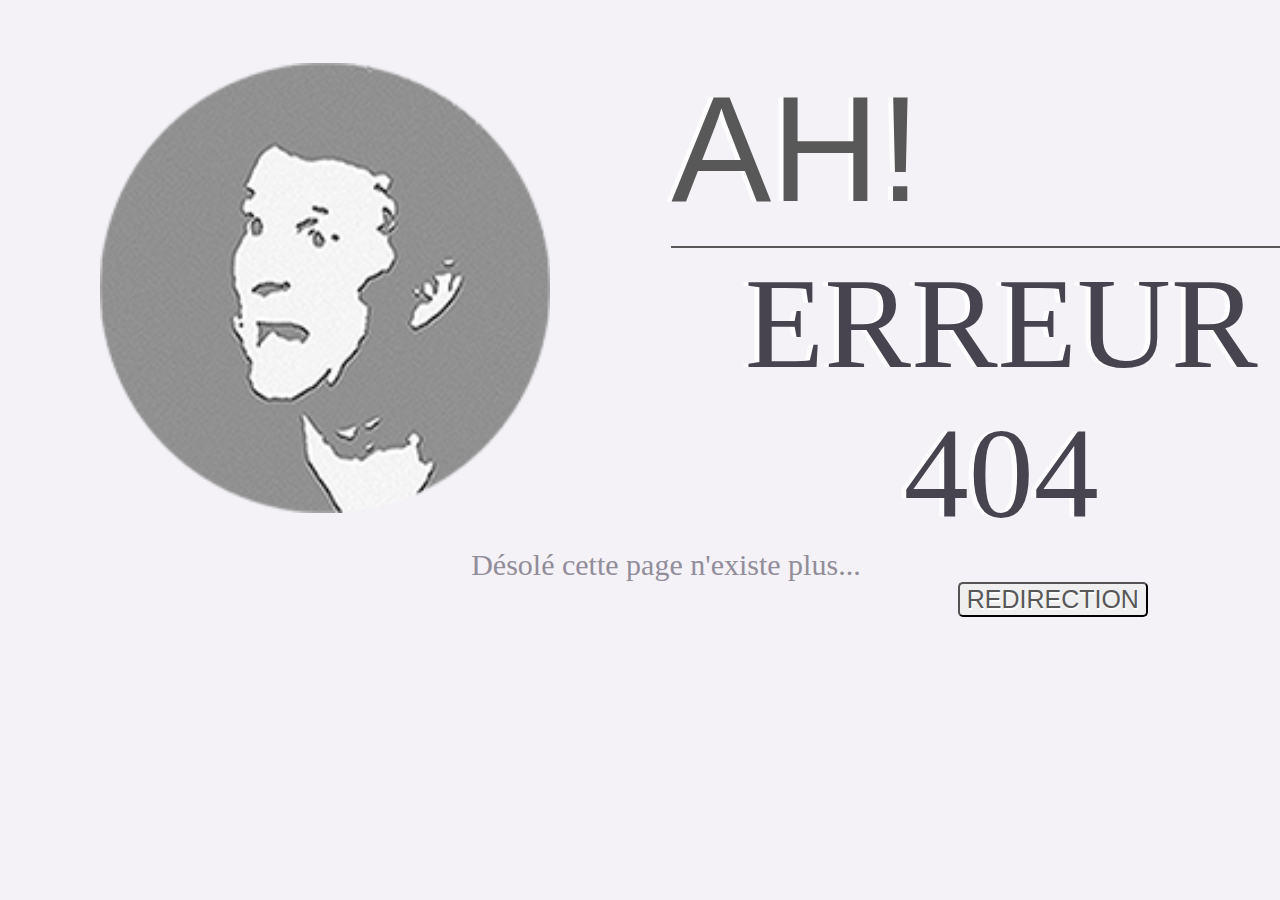
<file: 4-exercice-404-html.md '404-Page'/index.html>
<!DOCTYPE html>
<html>
<head>
	<link type="text/css" rel="stylesheet" href="style.css">
	<title>Page 404</title>
</head>
<body>
	<div class="main">
		<div class="testimage">
			<img class="denis" src="images/test dennis.png"/>
		</div>
		<div class="titre">AH!</div>
		<div class="erreur">ERREUR<br/>404</div>
		<div class="texte">Désolé cette page n'existe plus...</div>
	</div>
		<button class="bouton"><a href="https://github.com/Laureenb" target="_blank">REDIRECTION</a></button>
		<audio src="http://www.cjoint.com/doc/17_04/GDBo22CpPLB_Denis-Brogniart-AH.mp3" autoplay></audio>
</body>
</html>
</file>
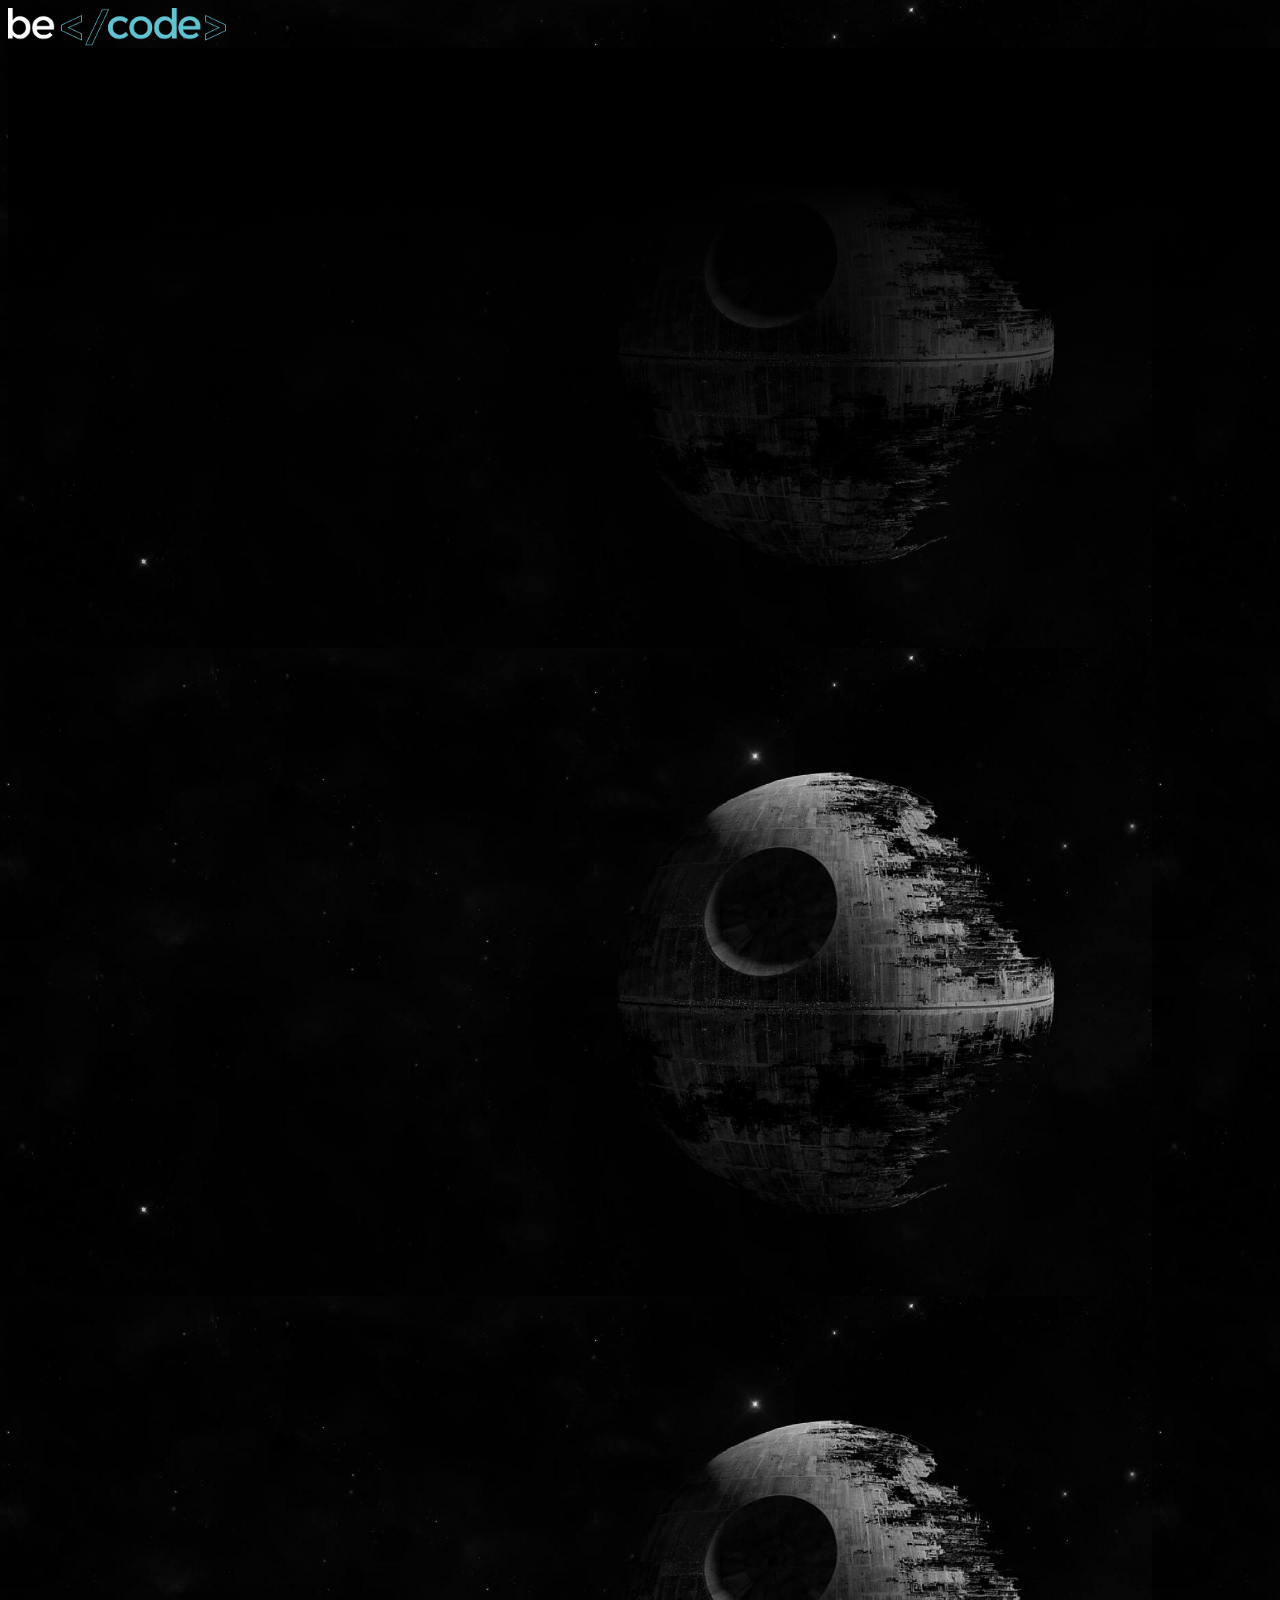
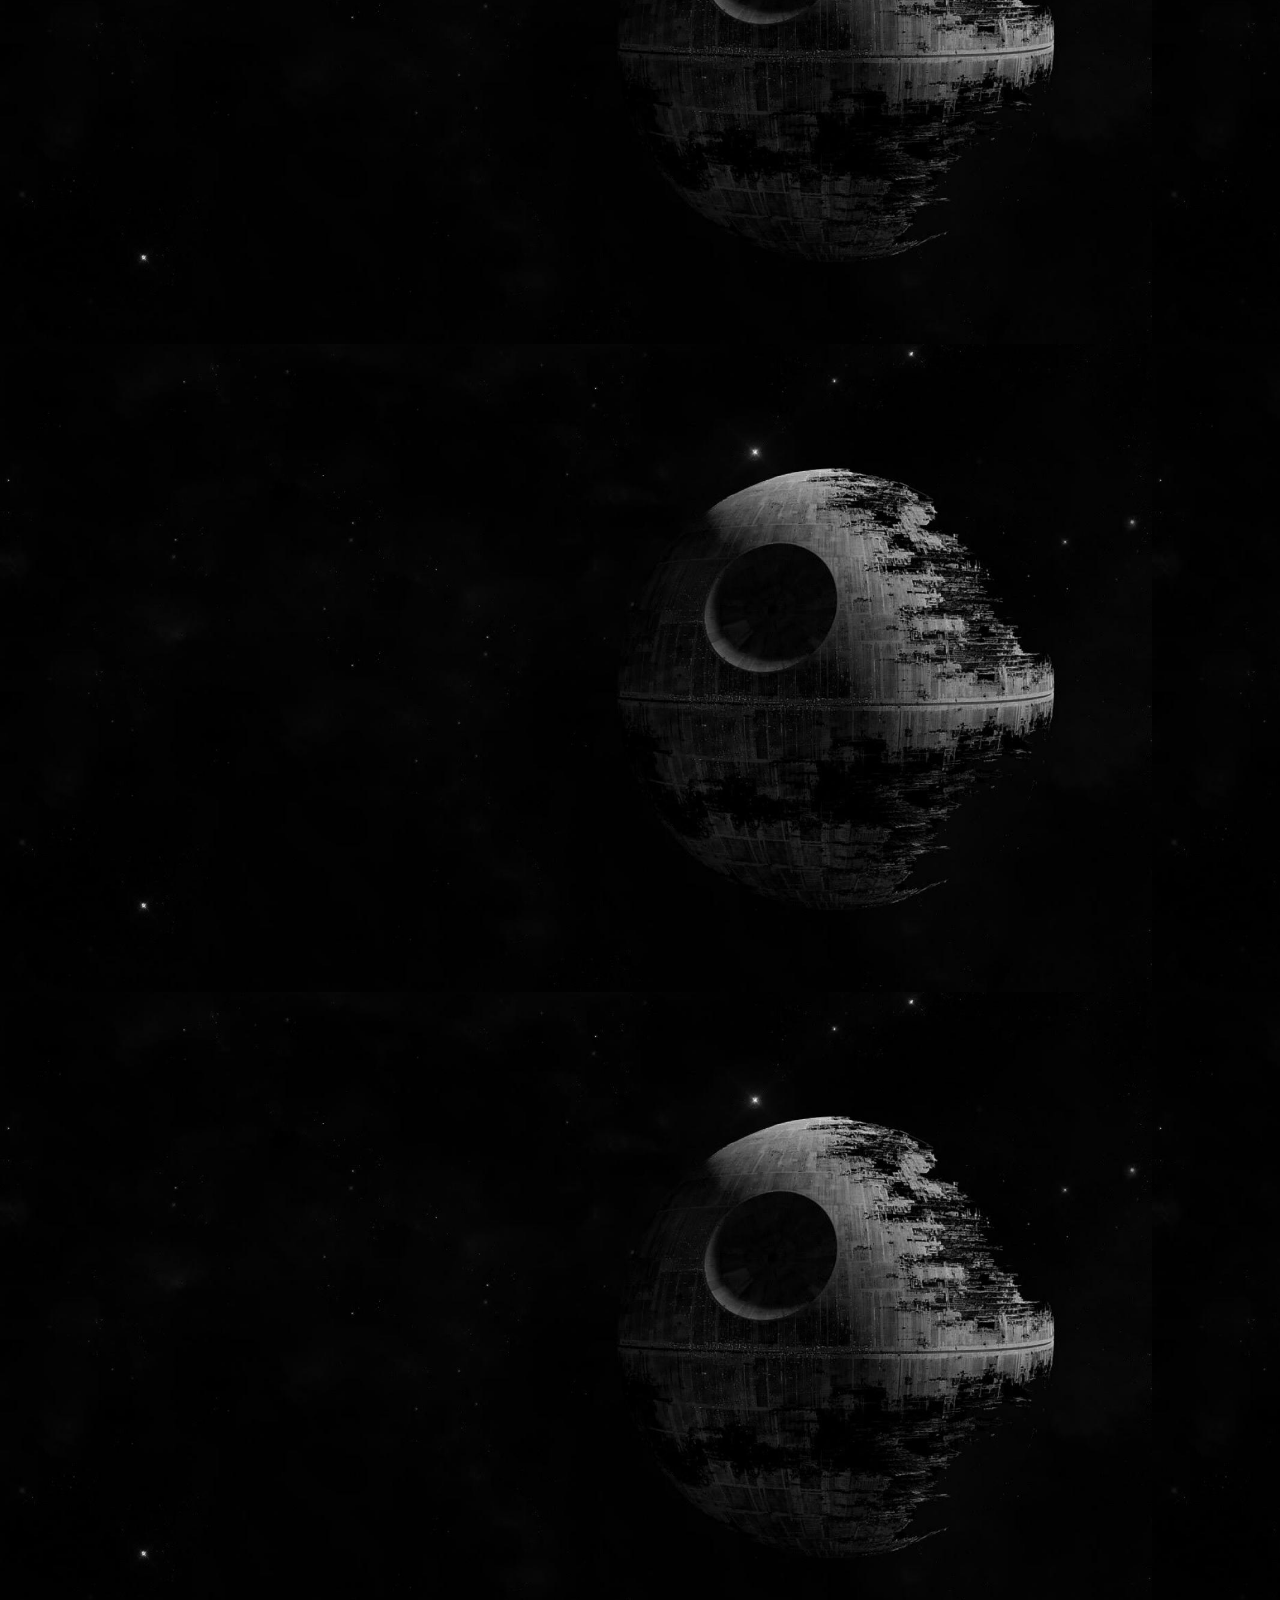
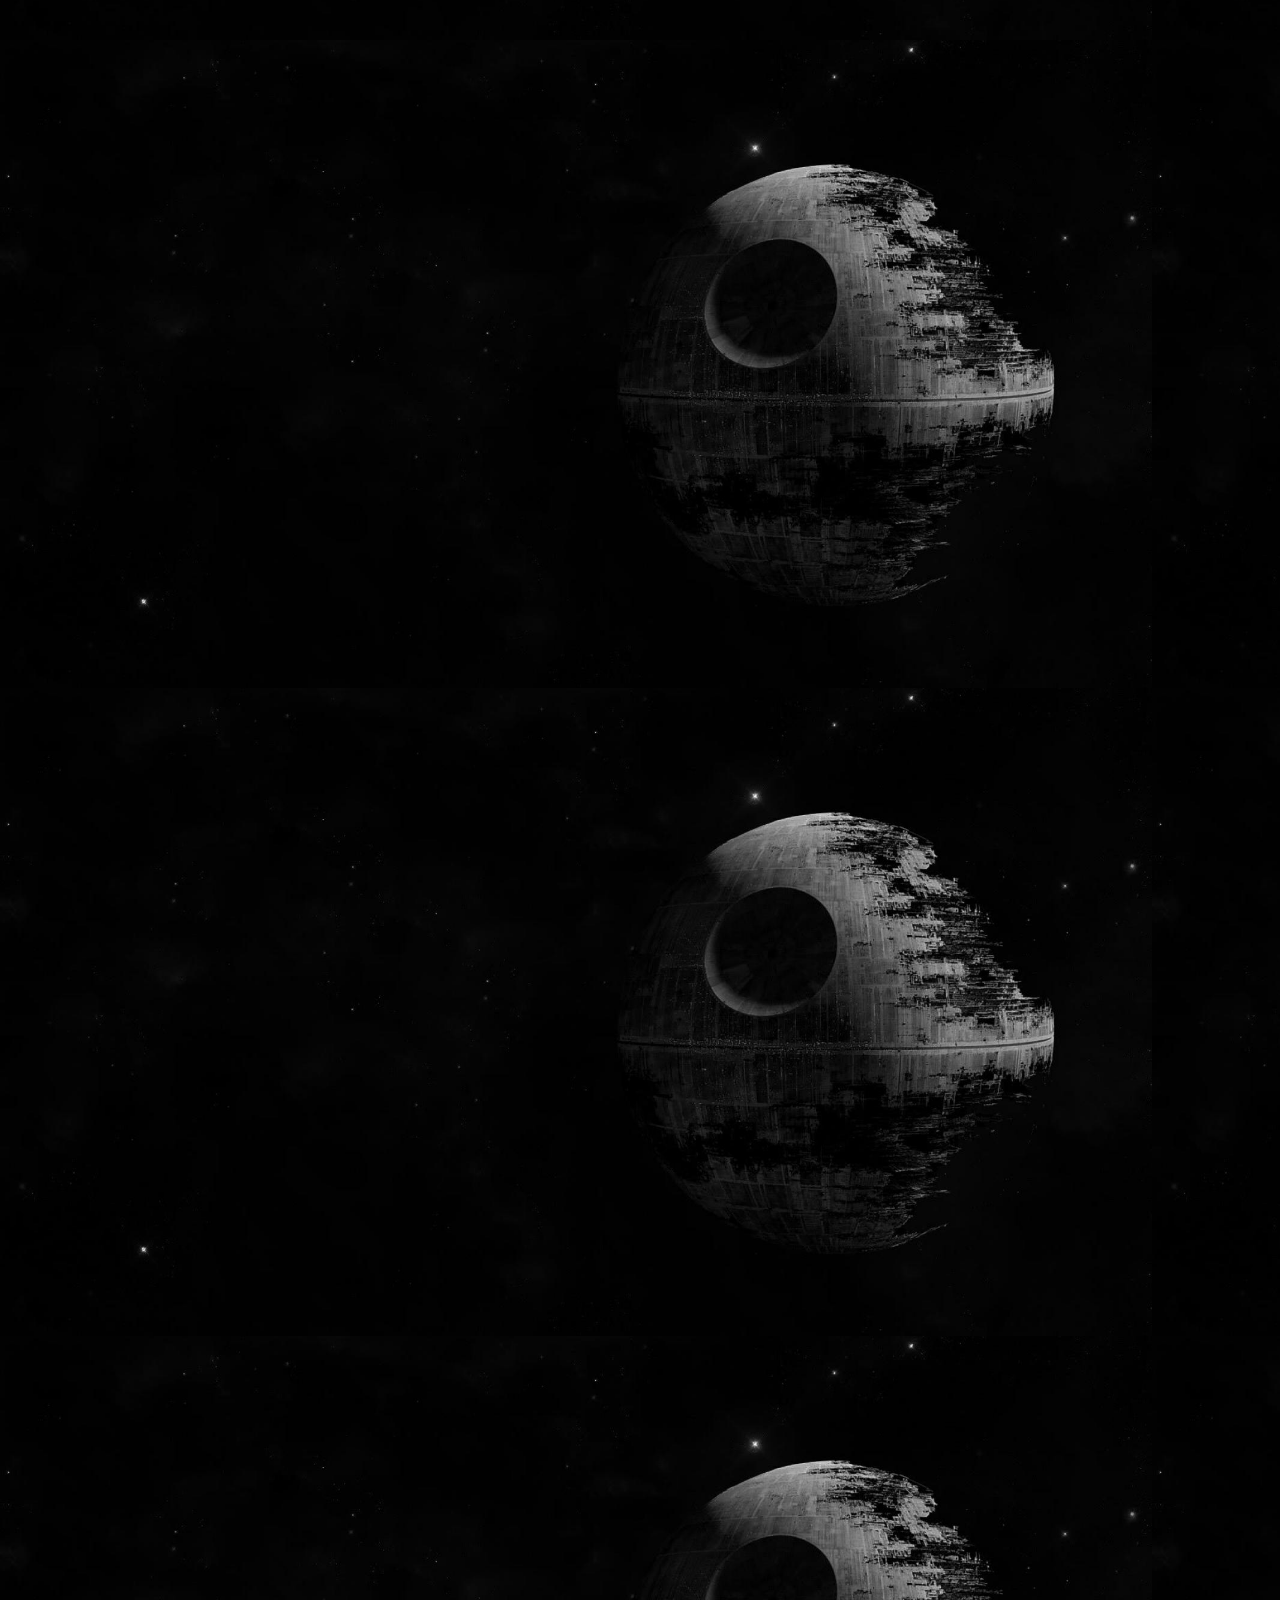
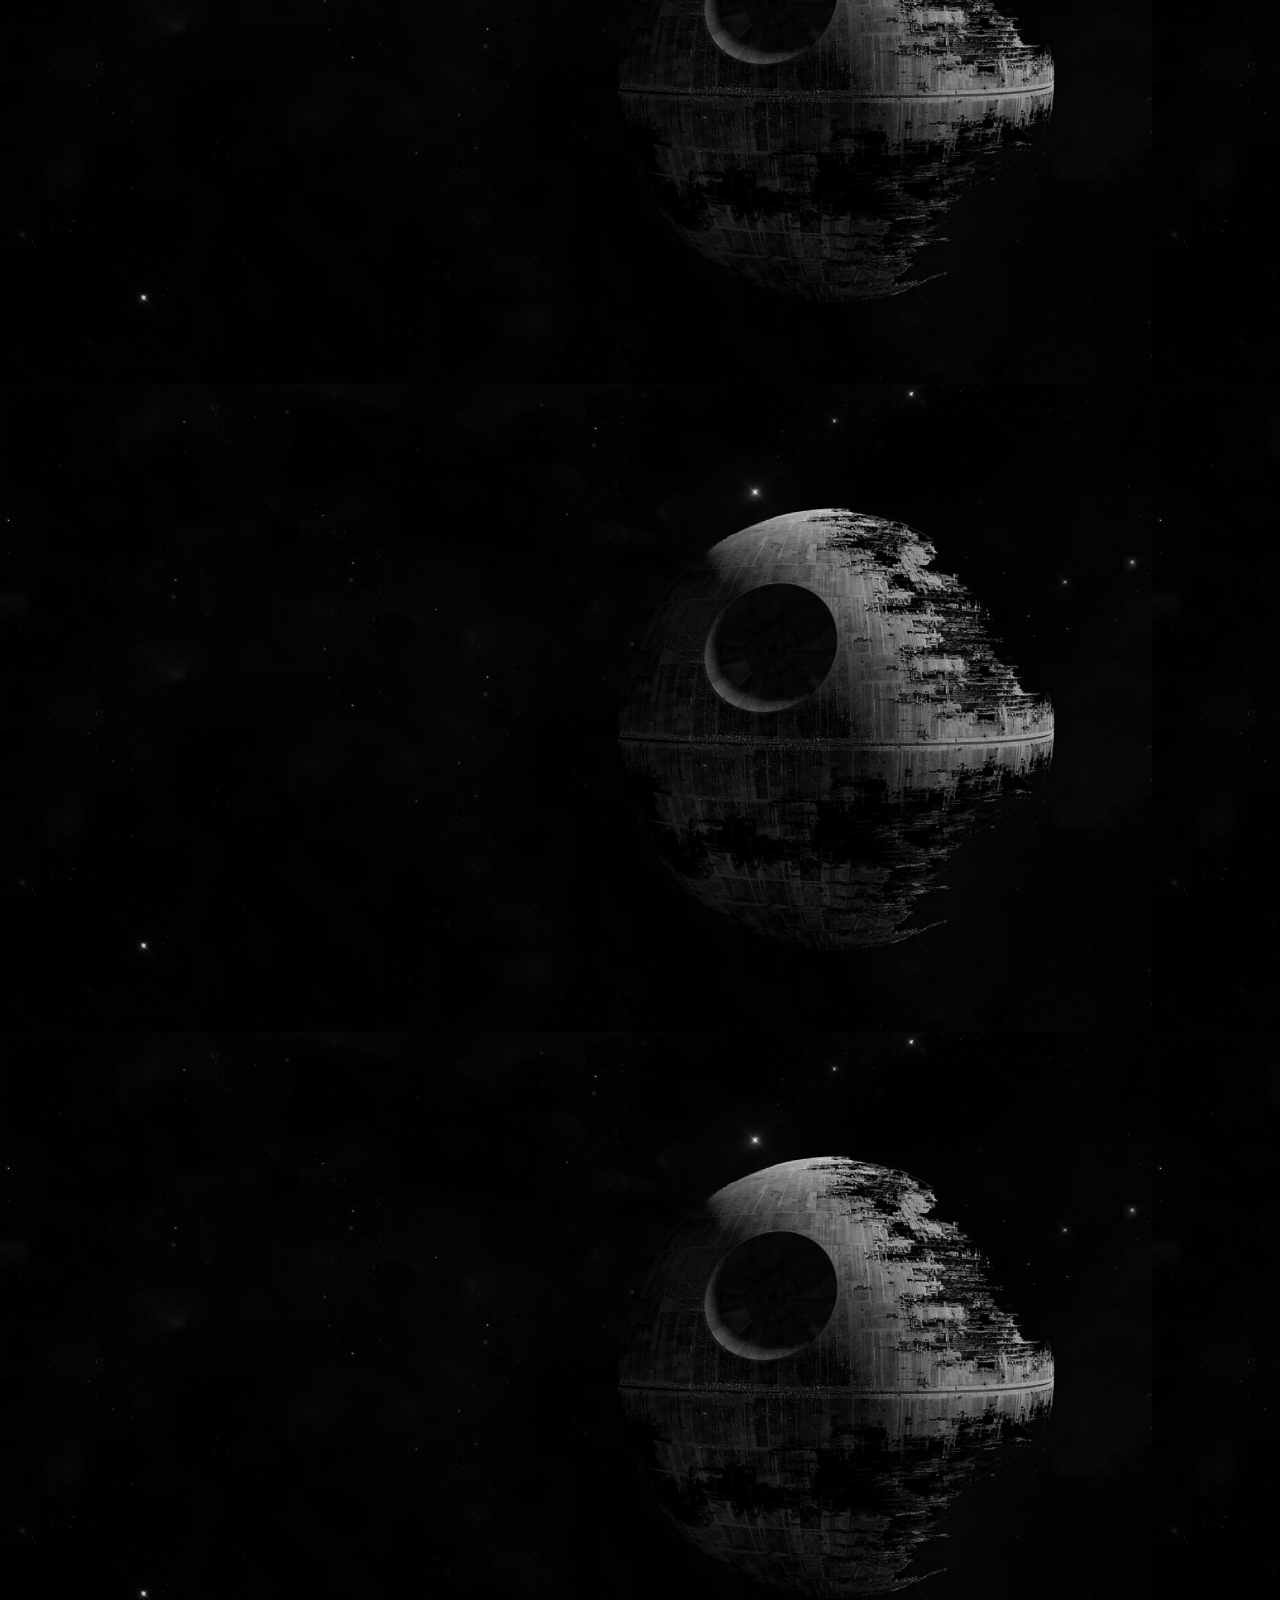
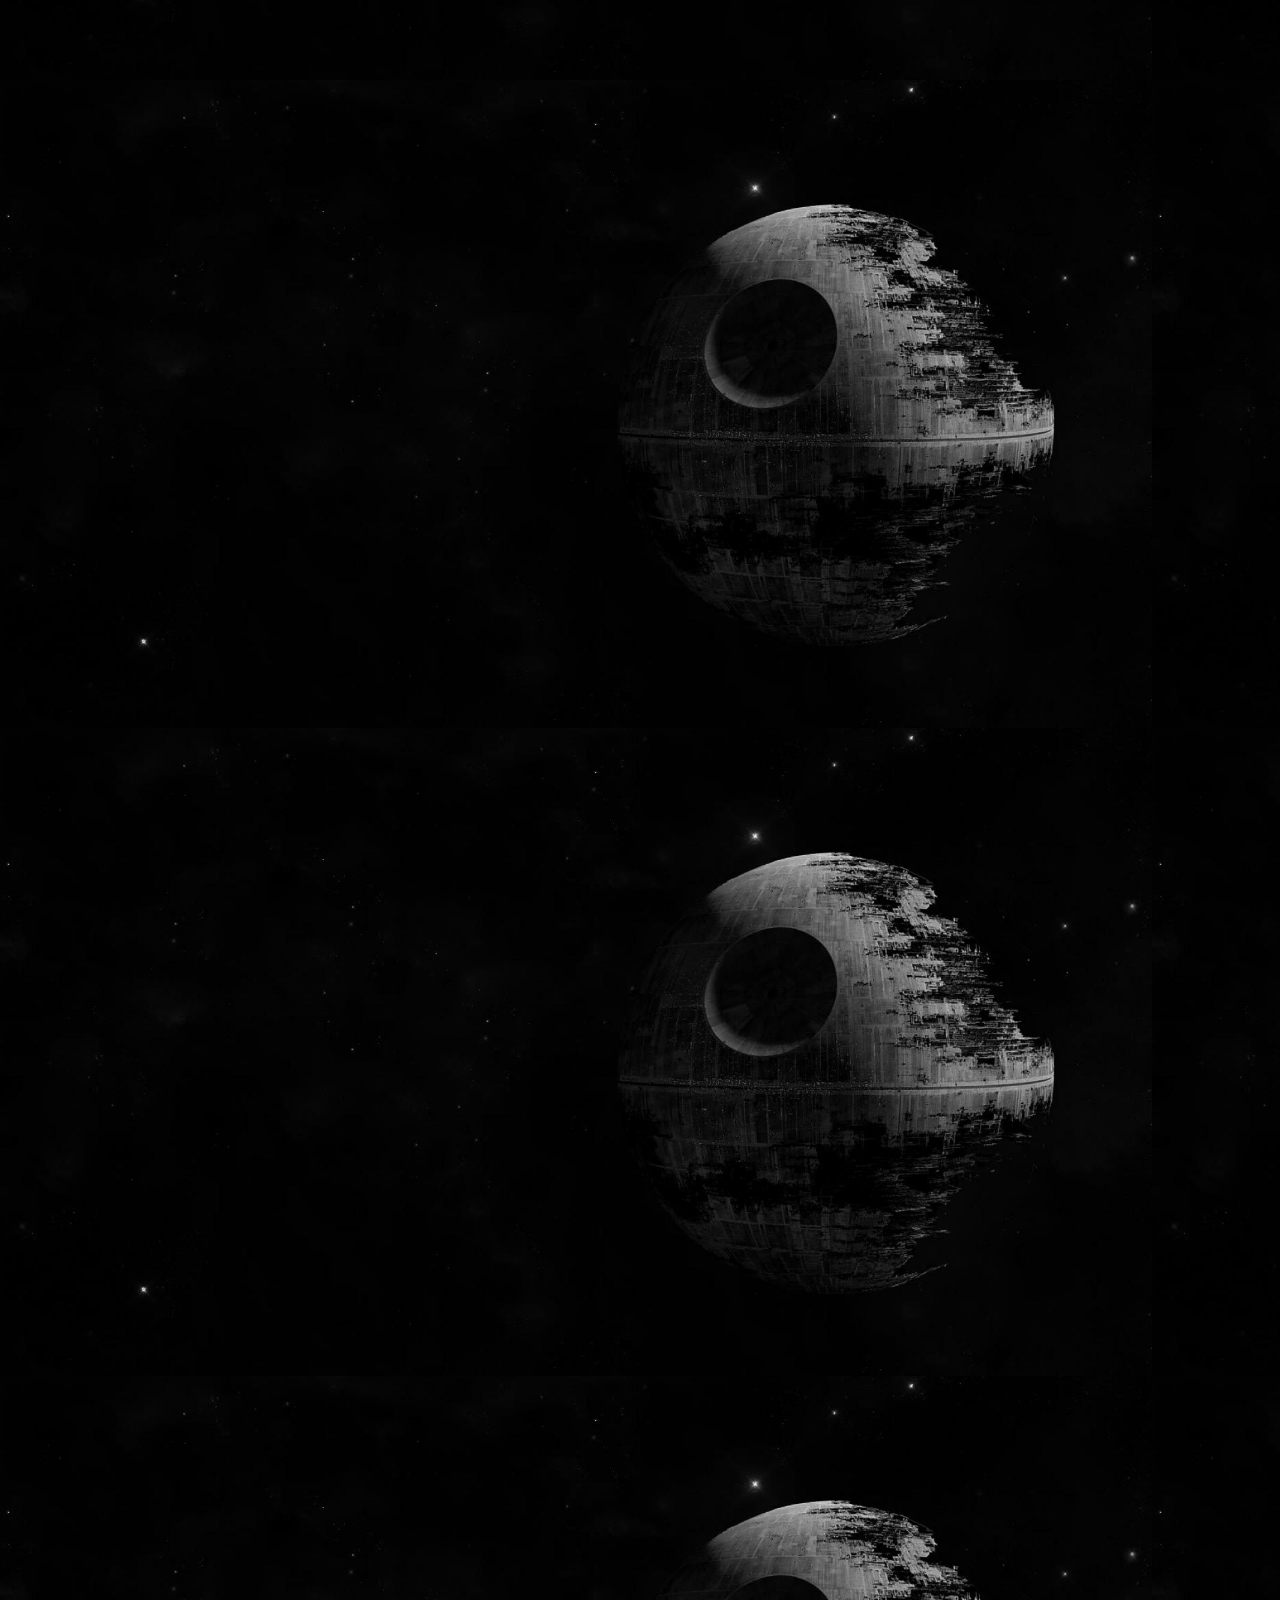
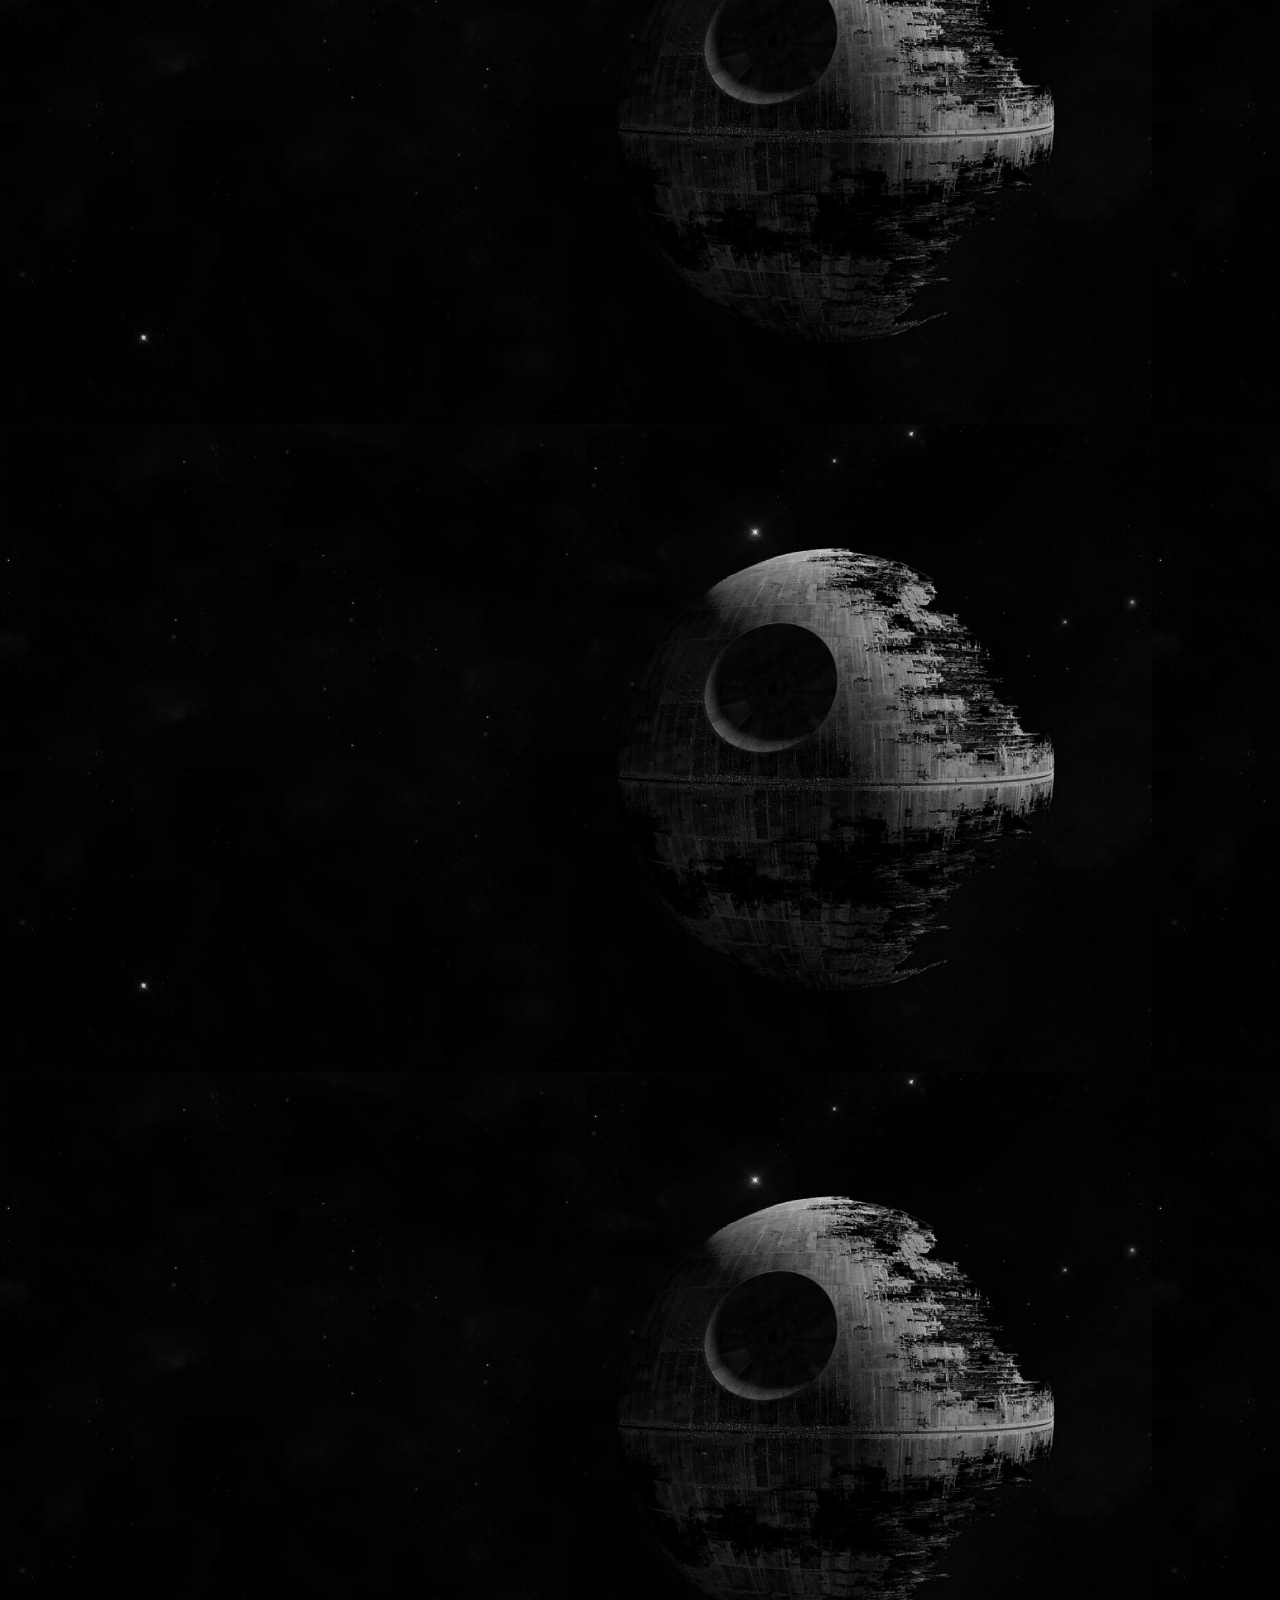
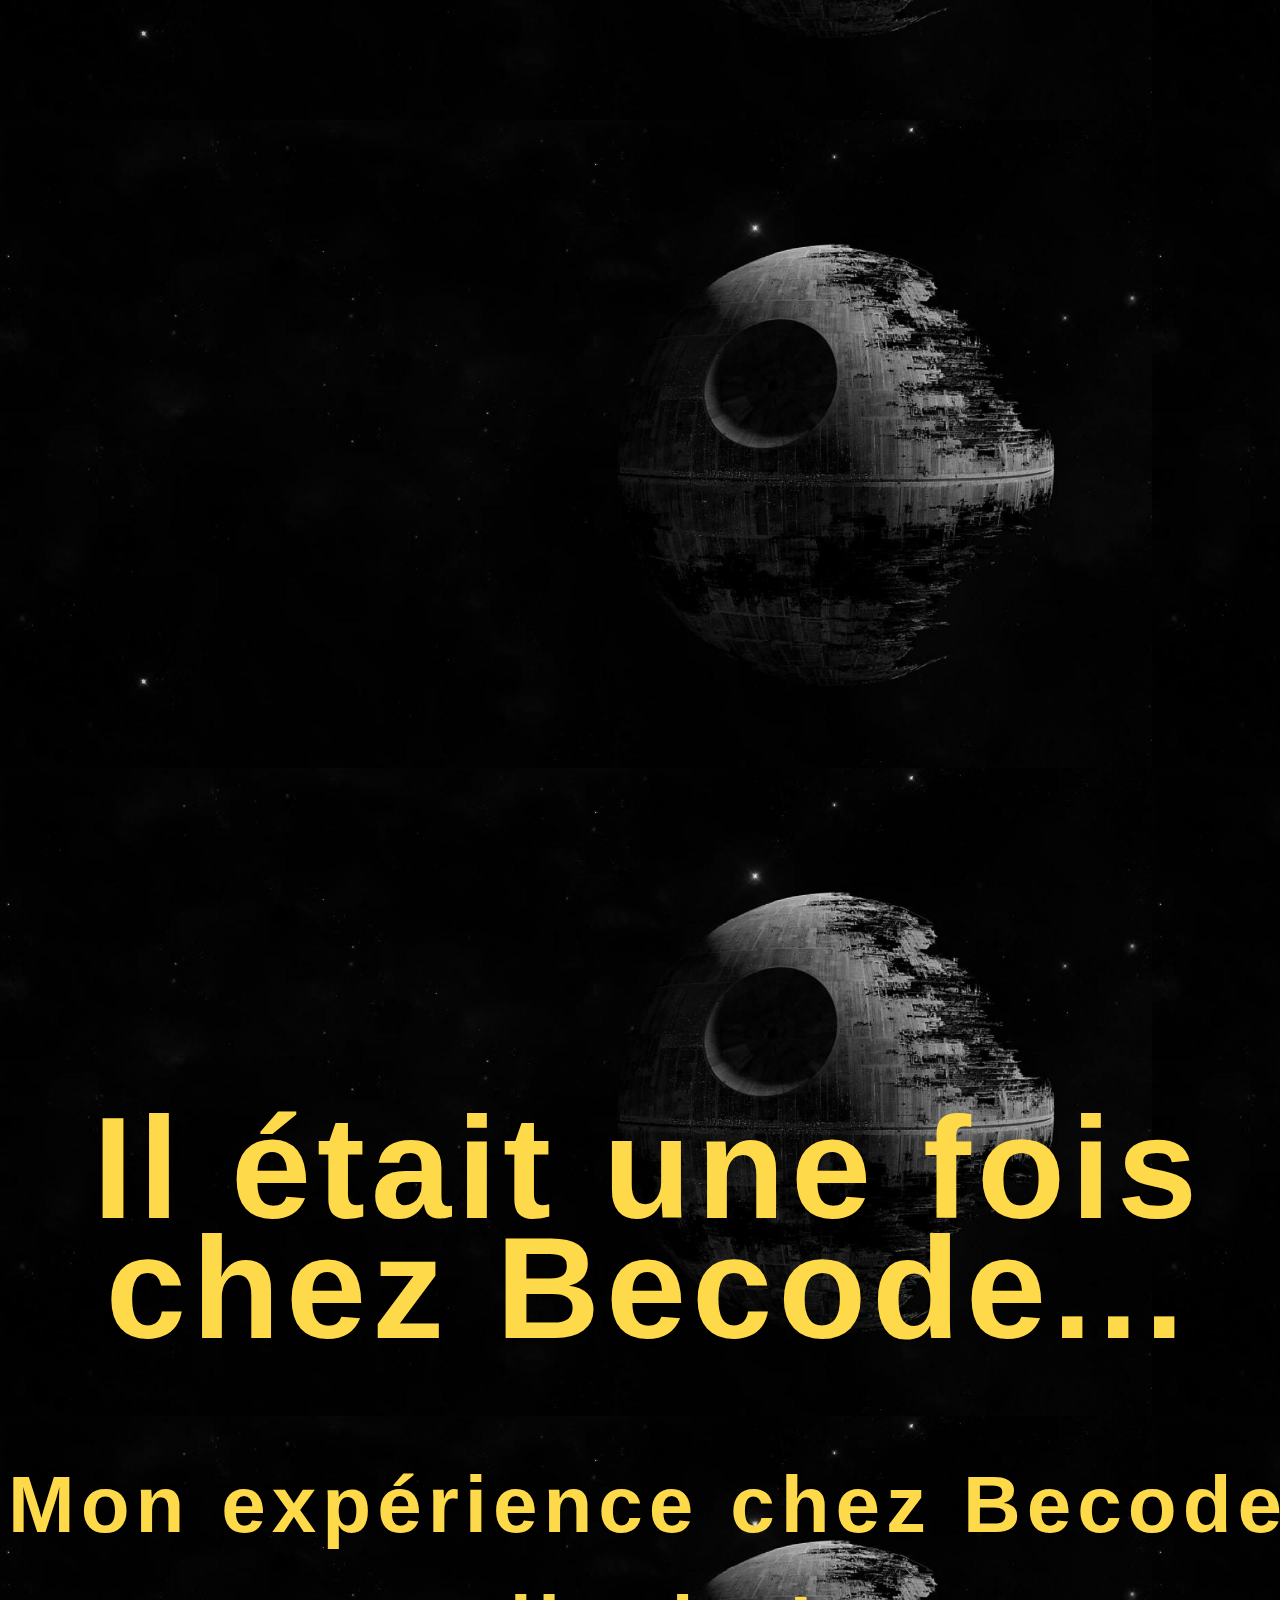
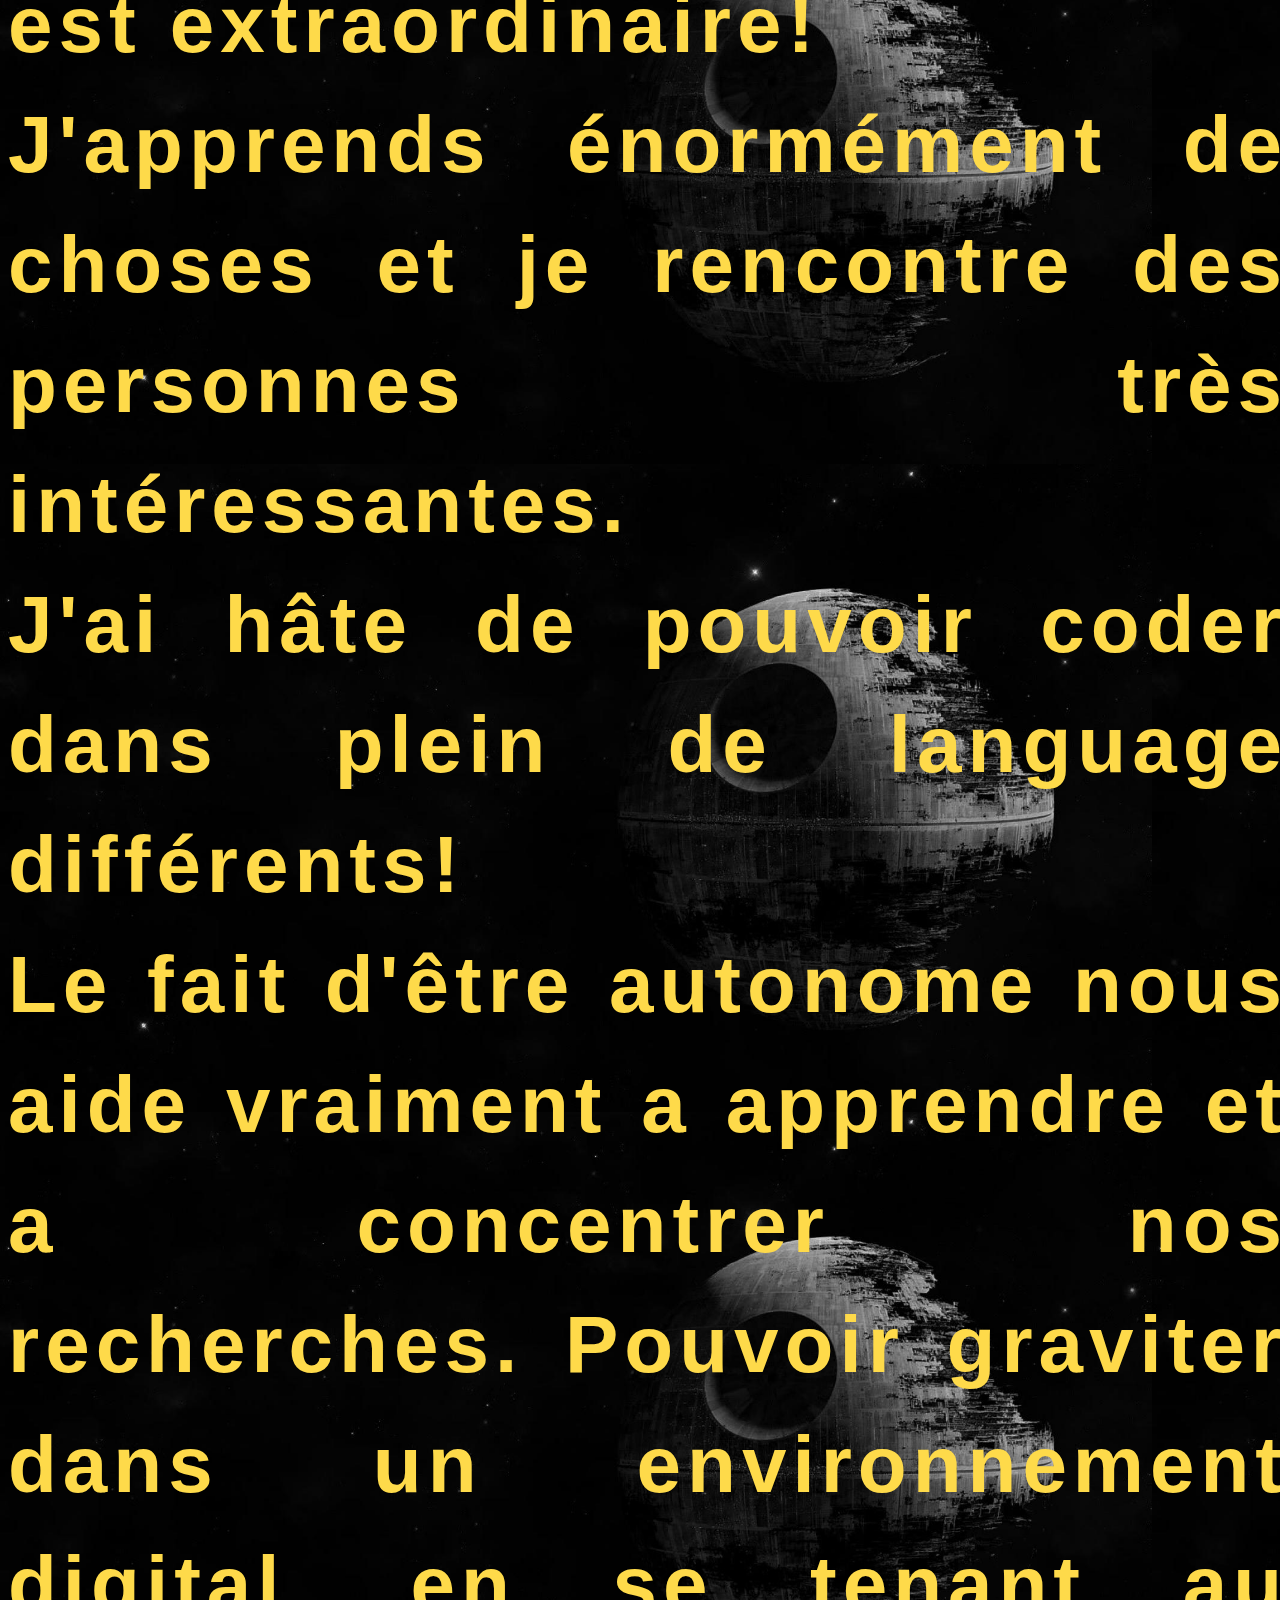
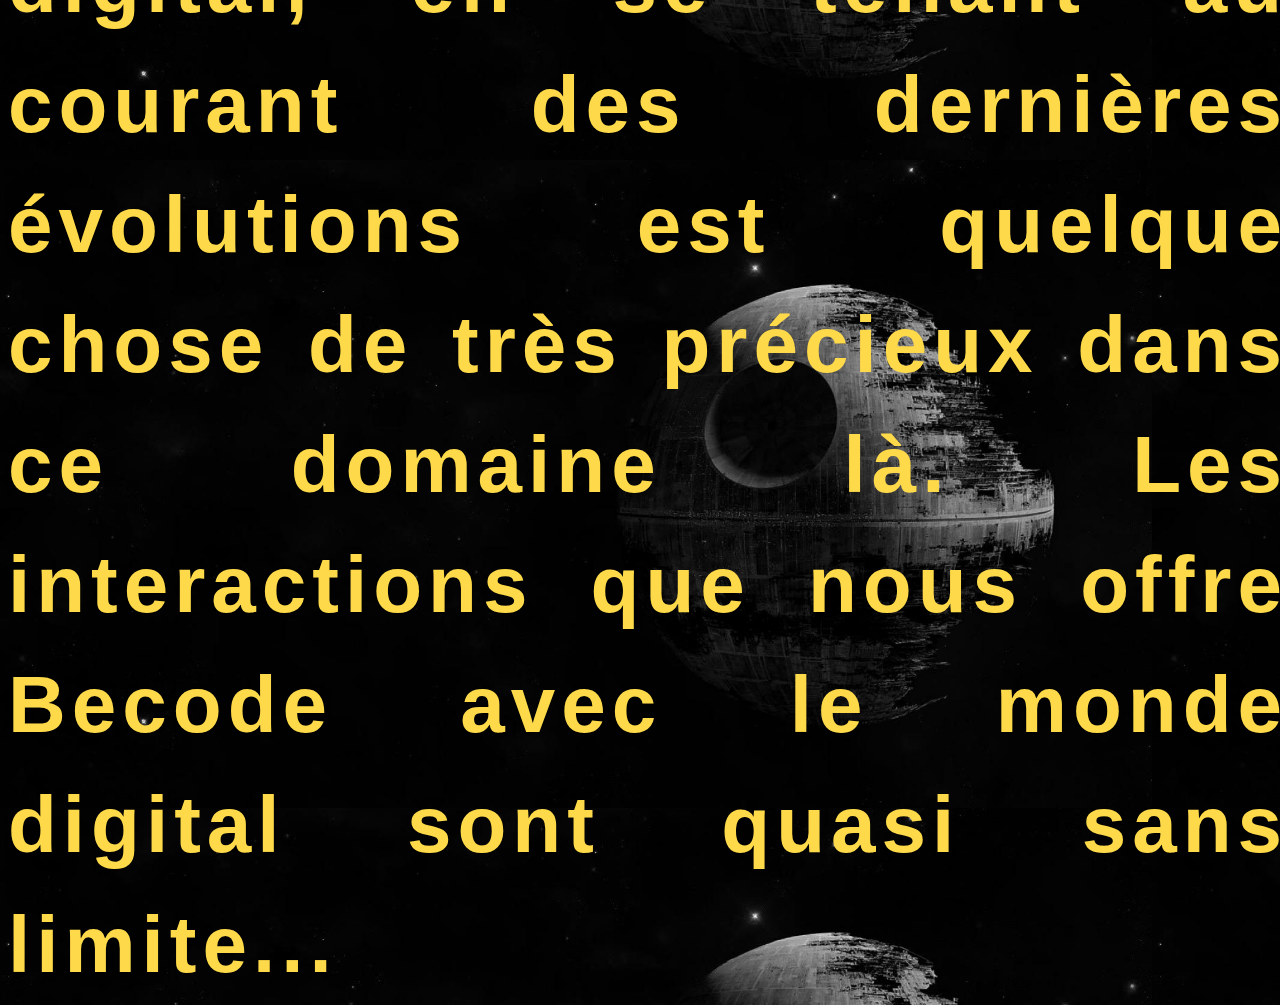
<file: 7-exercice-star-wars.md 'Star-Wars-Crawl'/index.html>
<!DOCTYPE html>
<html>
  <head>
    <meta charset="utf-8">
    <link type="text/css" rel="stylesheet" href="style.css">
    <title>Star-Wars</title>
  </head>
  <body>
    <div class="logo">
        <img src="images/logo.png" width="1000px">
    </div>
    <div class="son">
        <iframe src="https://www.youtube.com/embed/-bzWSJG93P8?rel=0&autoplay=1&controls=0&showinfo=0"></iframe>
    </div>
    <div class="disparition"></div>
    <section class="star-wars">
      <div class="animation">
        <div class="title">
            <h1>Il était une fois chez Becode...<h1>
        </div>
        <div class="texte">
        Mon expérience chez Becode est extraordinaire!<br/>
        J'apprends énormément de choses et je rencontre des personnes 
        très intéressantes.<br/> 
        J'ai hâte de pouvoir coder dans plein de language différents!<br/>
        Le fait d'être autonome nous aide vraiment a apprendre et a 
        concentrer nos recherches.
        Pouvoir graviter dans un environnement digital, en se tenant
        au courant des dernières évolutions est quelque chose de très 
        précieux dans ce domaine là. Les interactions que nous offre Becode 
        avec le monde digital sont quasi sans limite... 
        </div>
      </div>
    </section>
  </body>
</html>
</file>
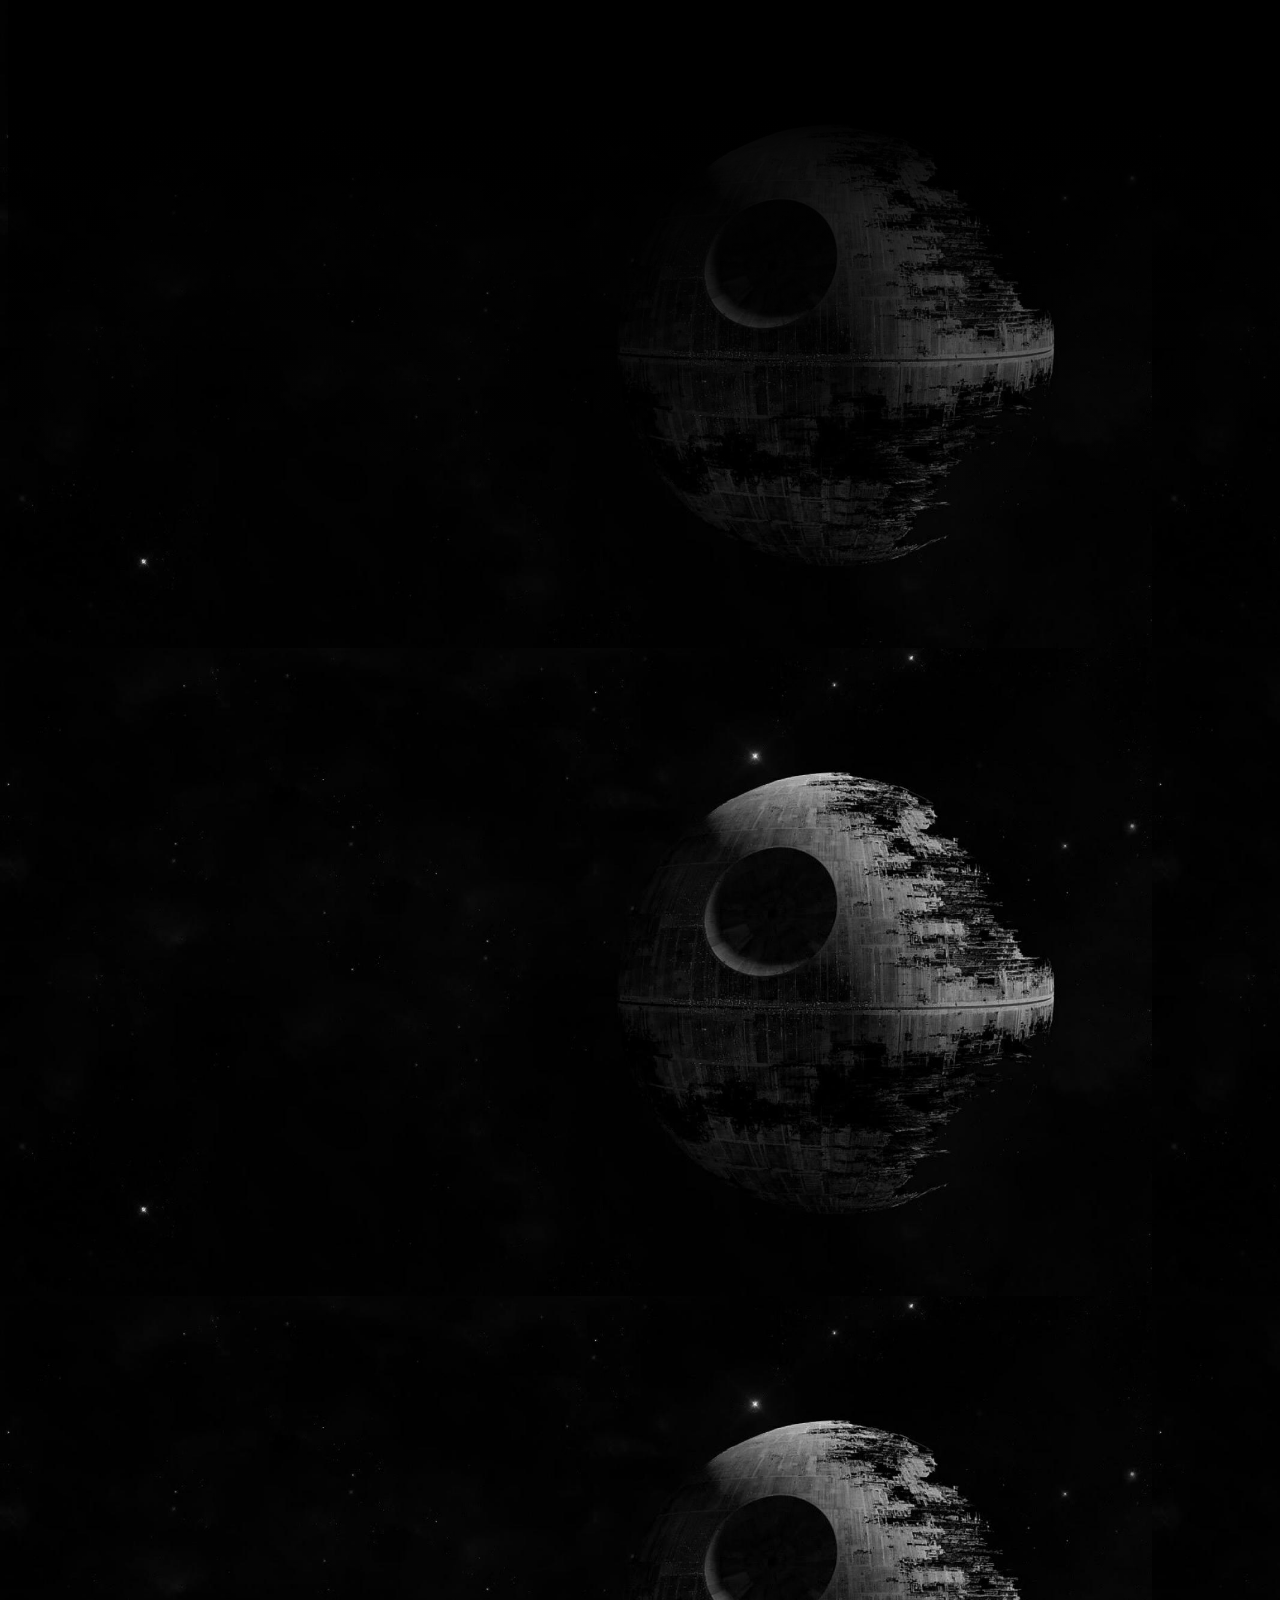
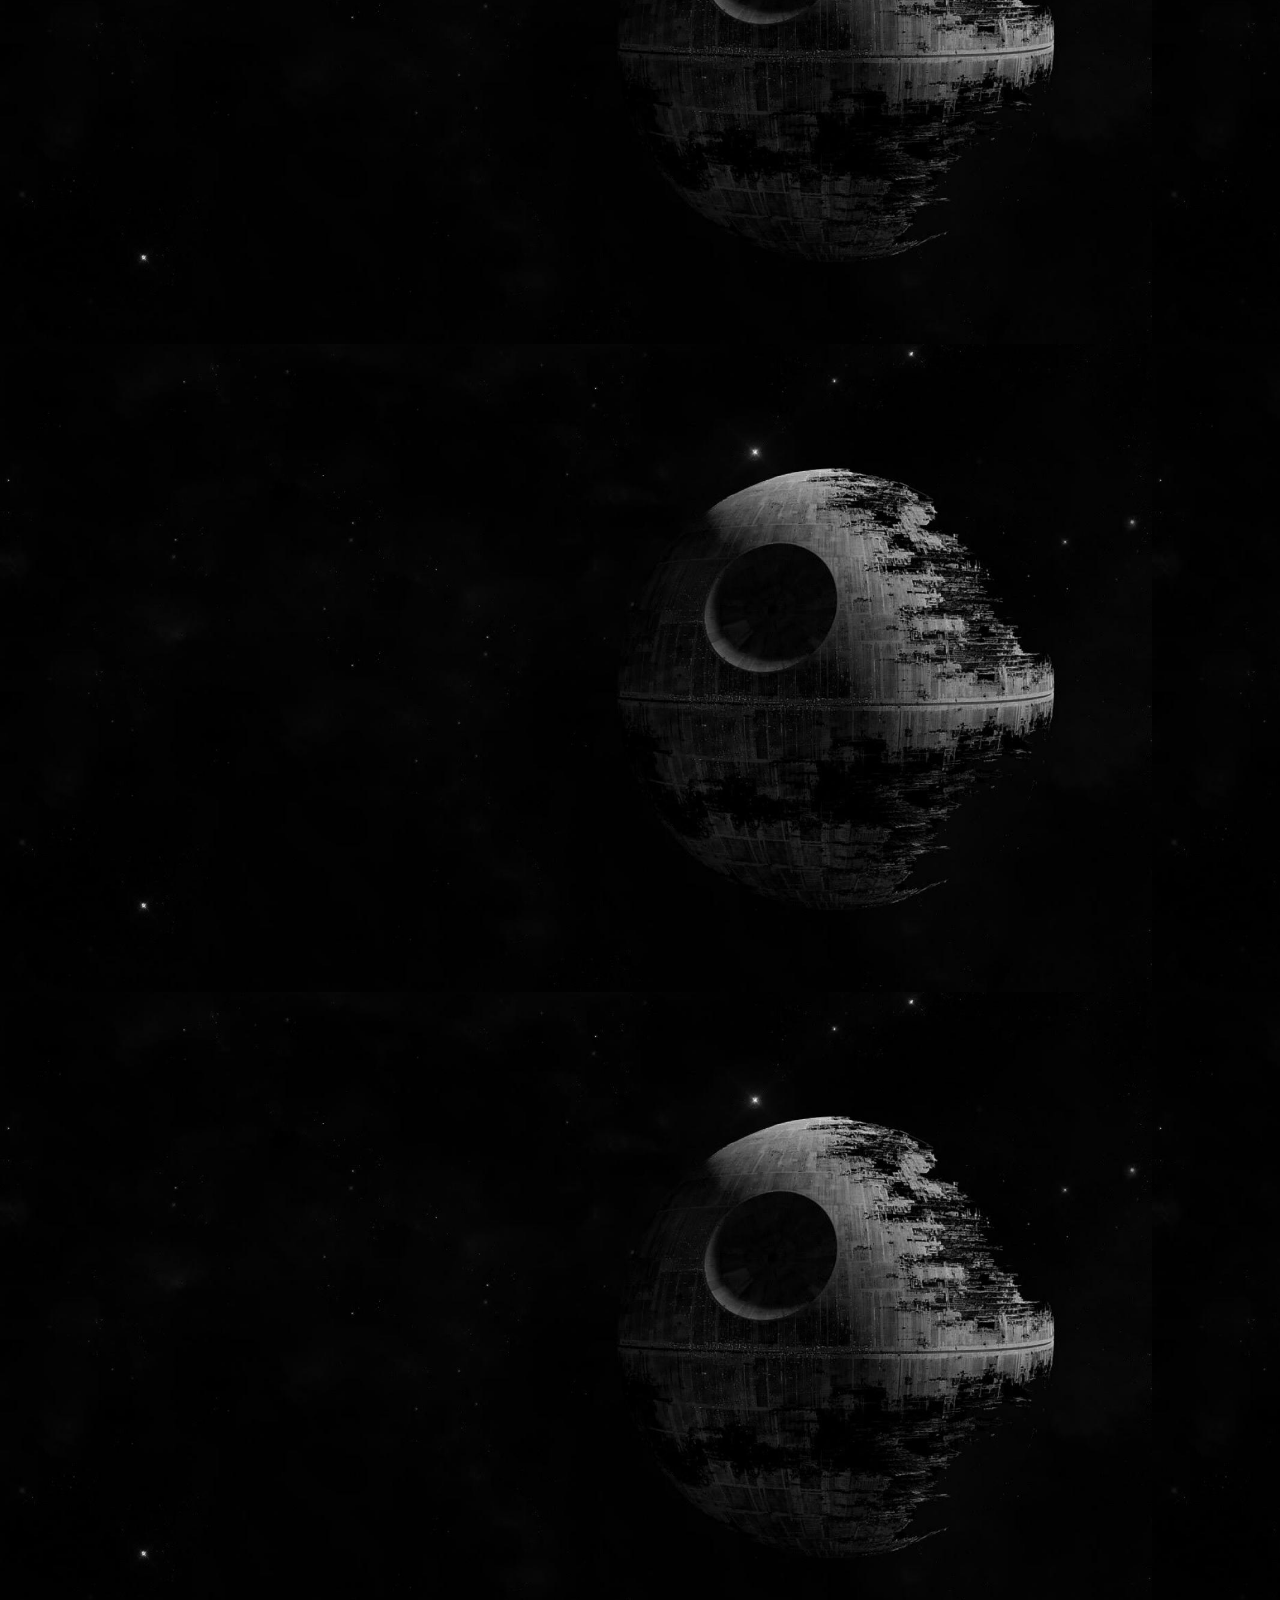
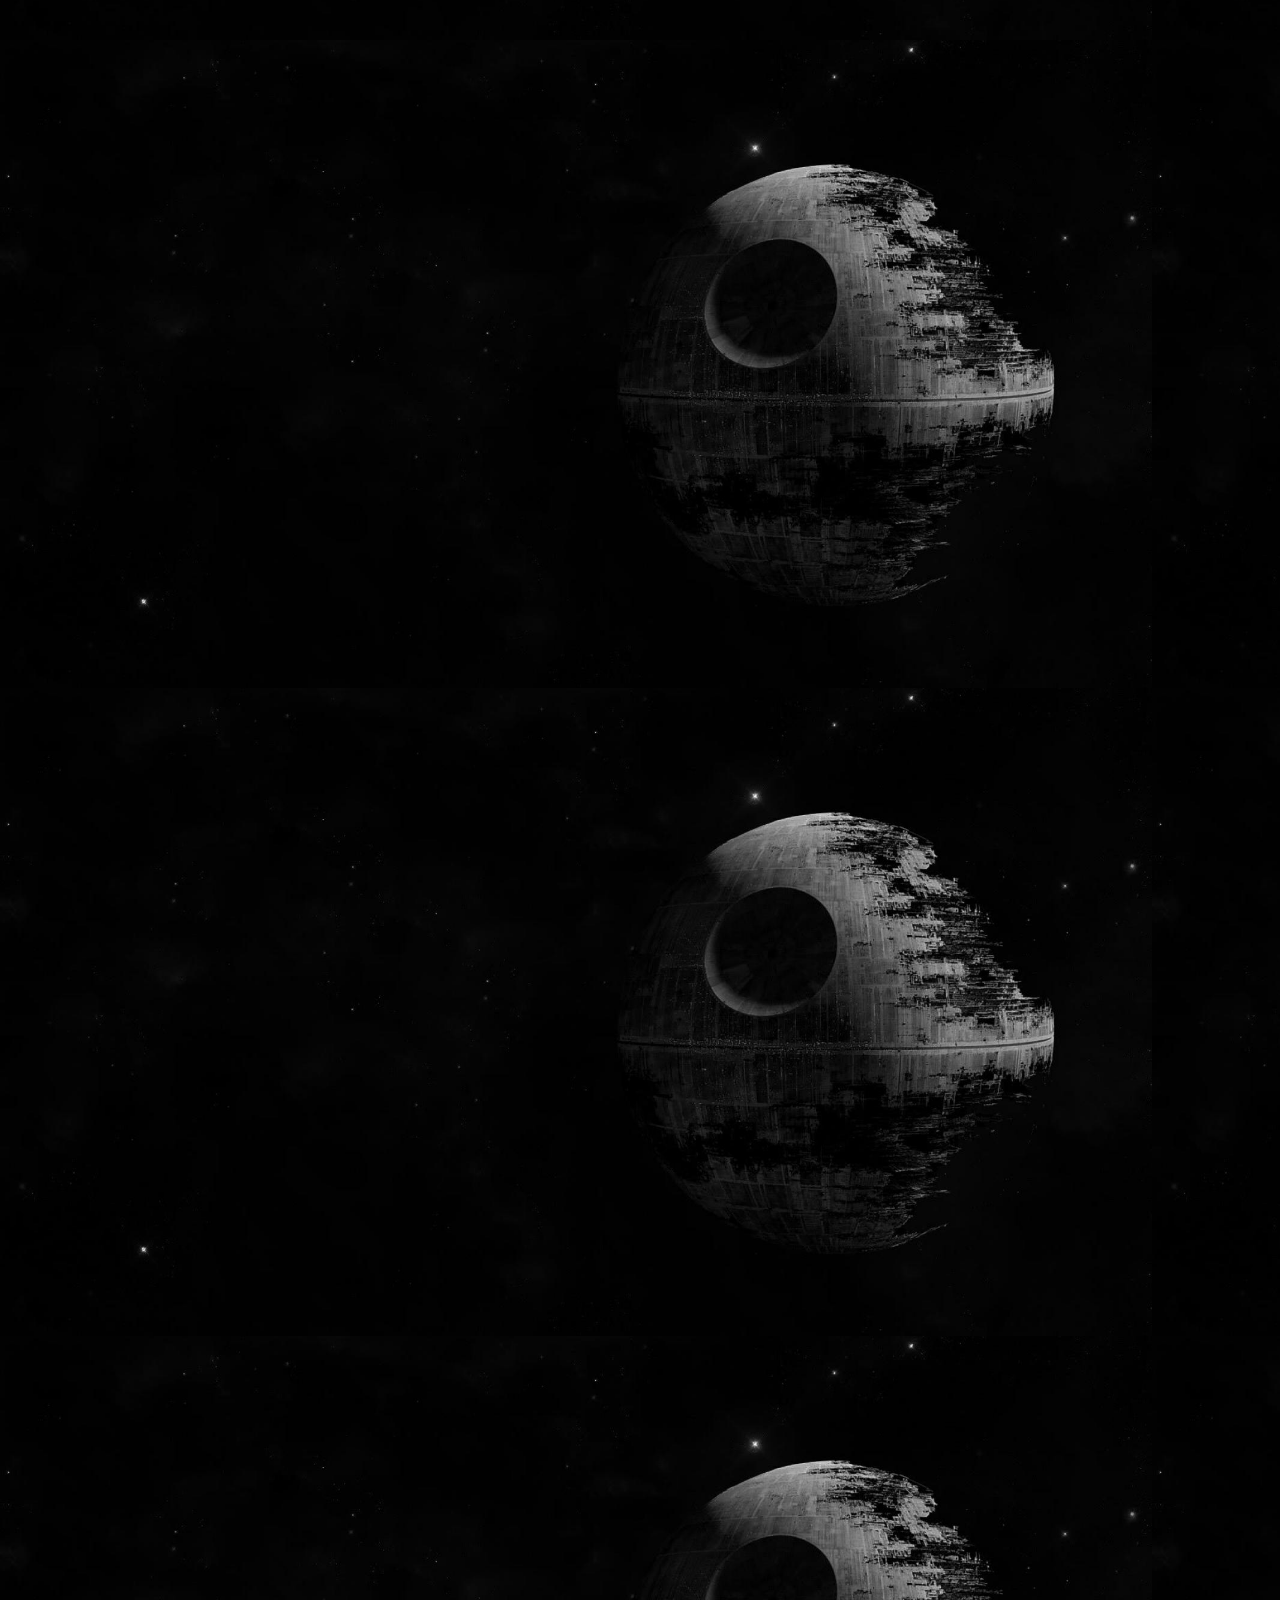
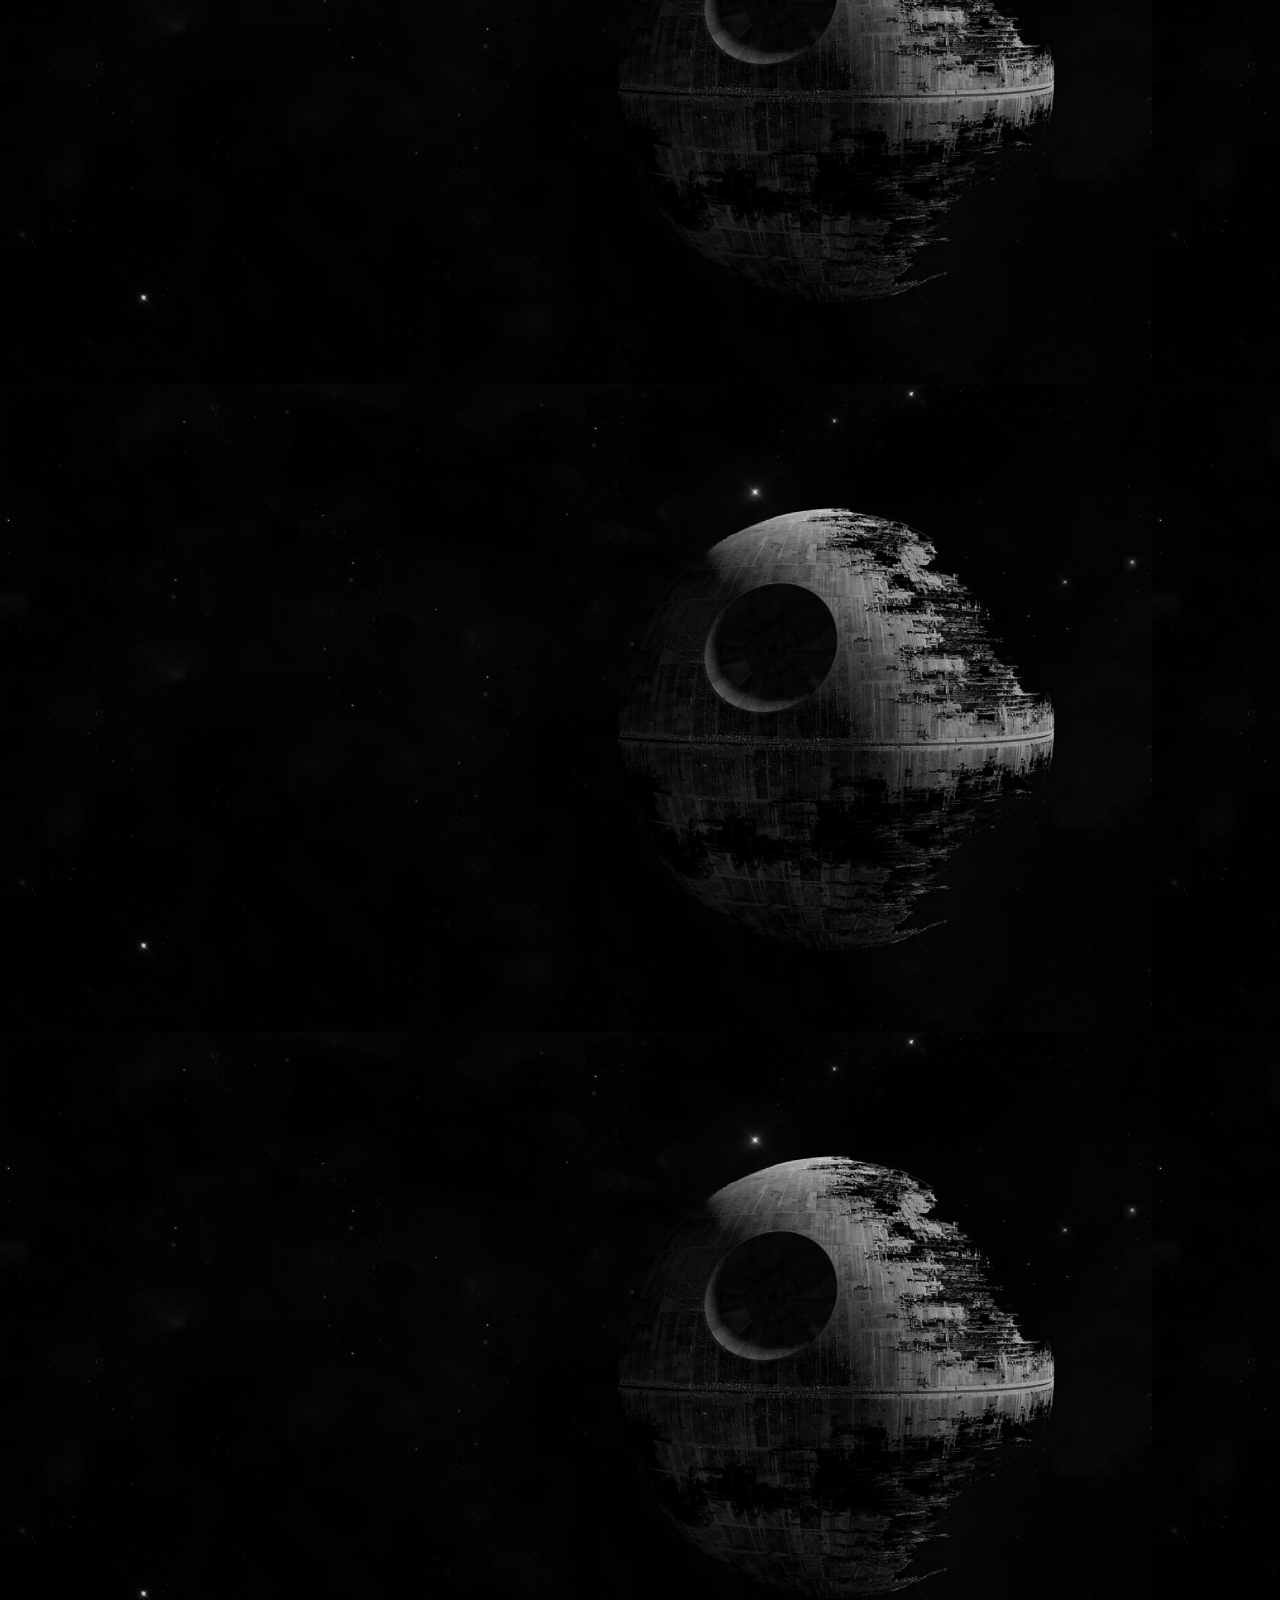
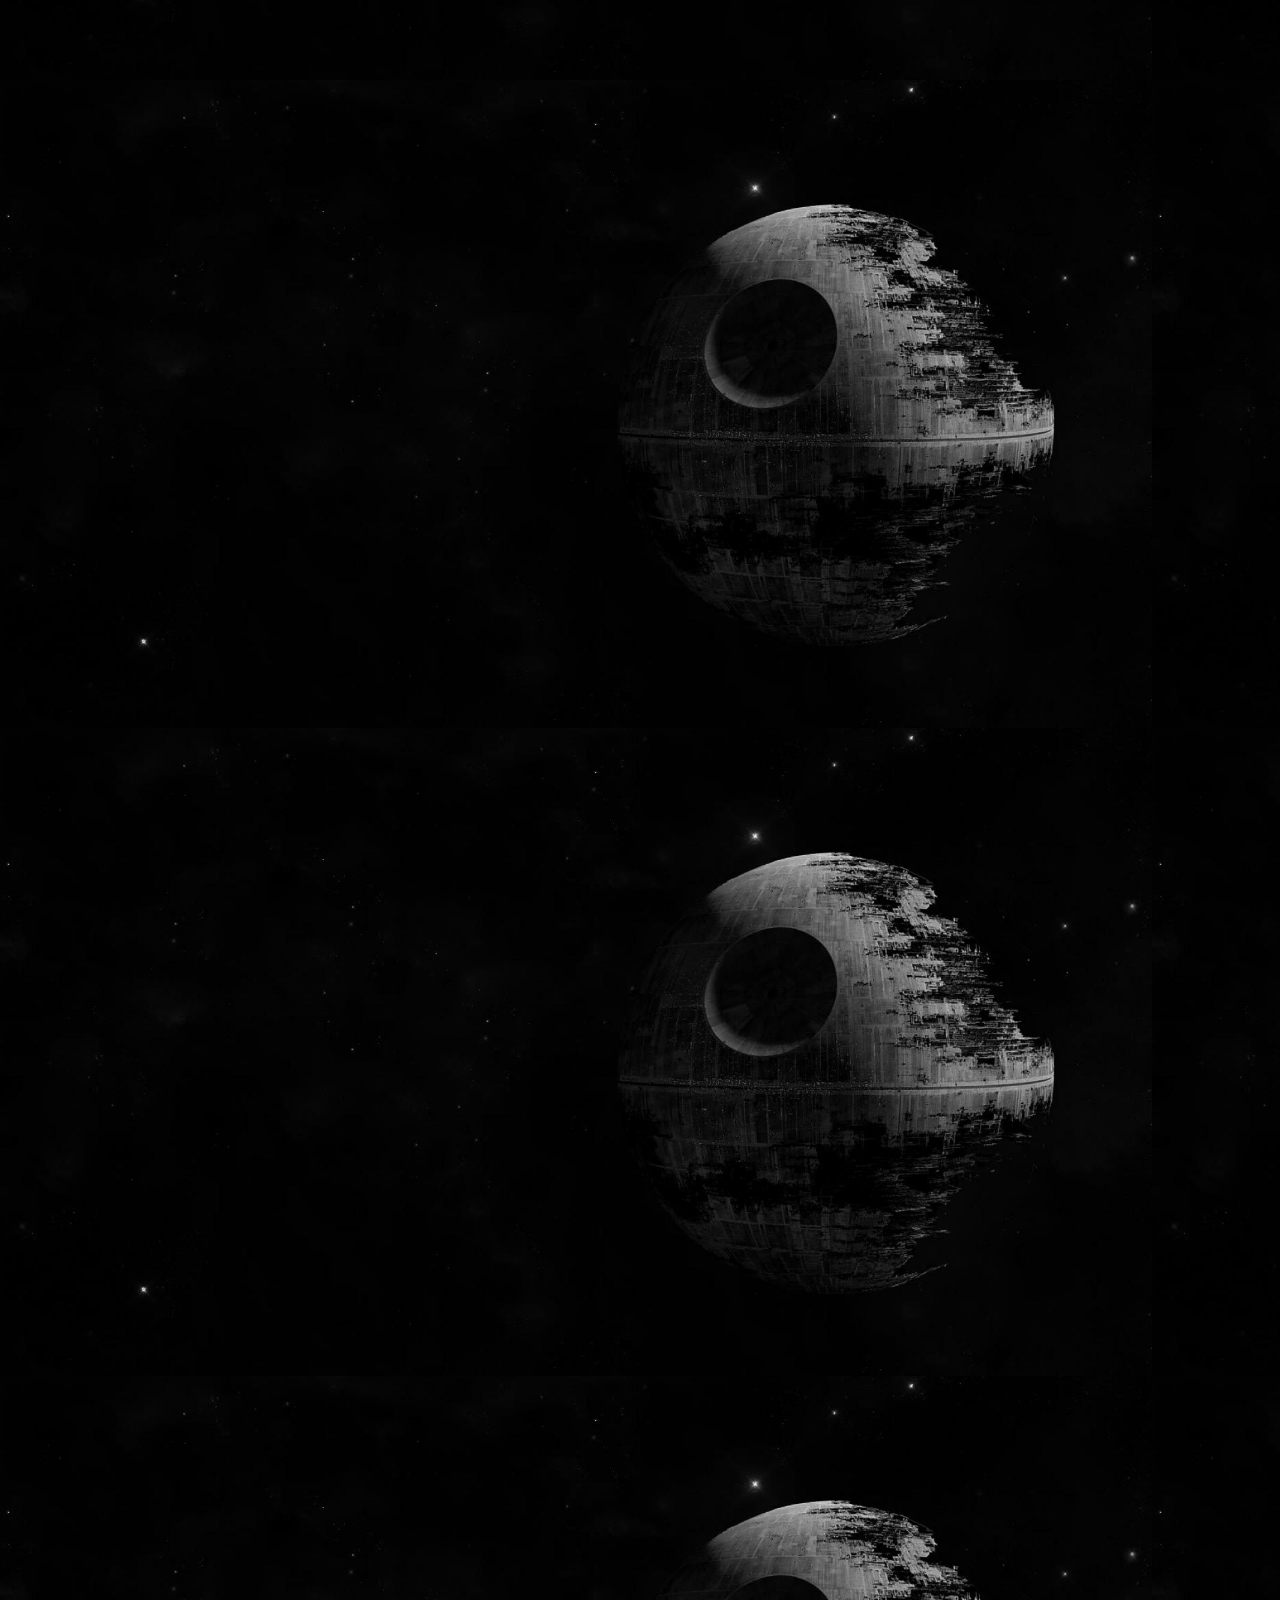
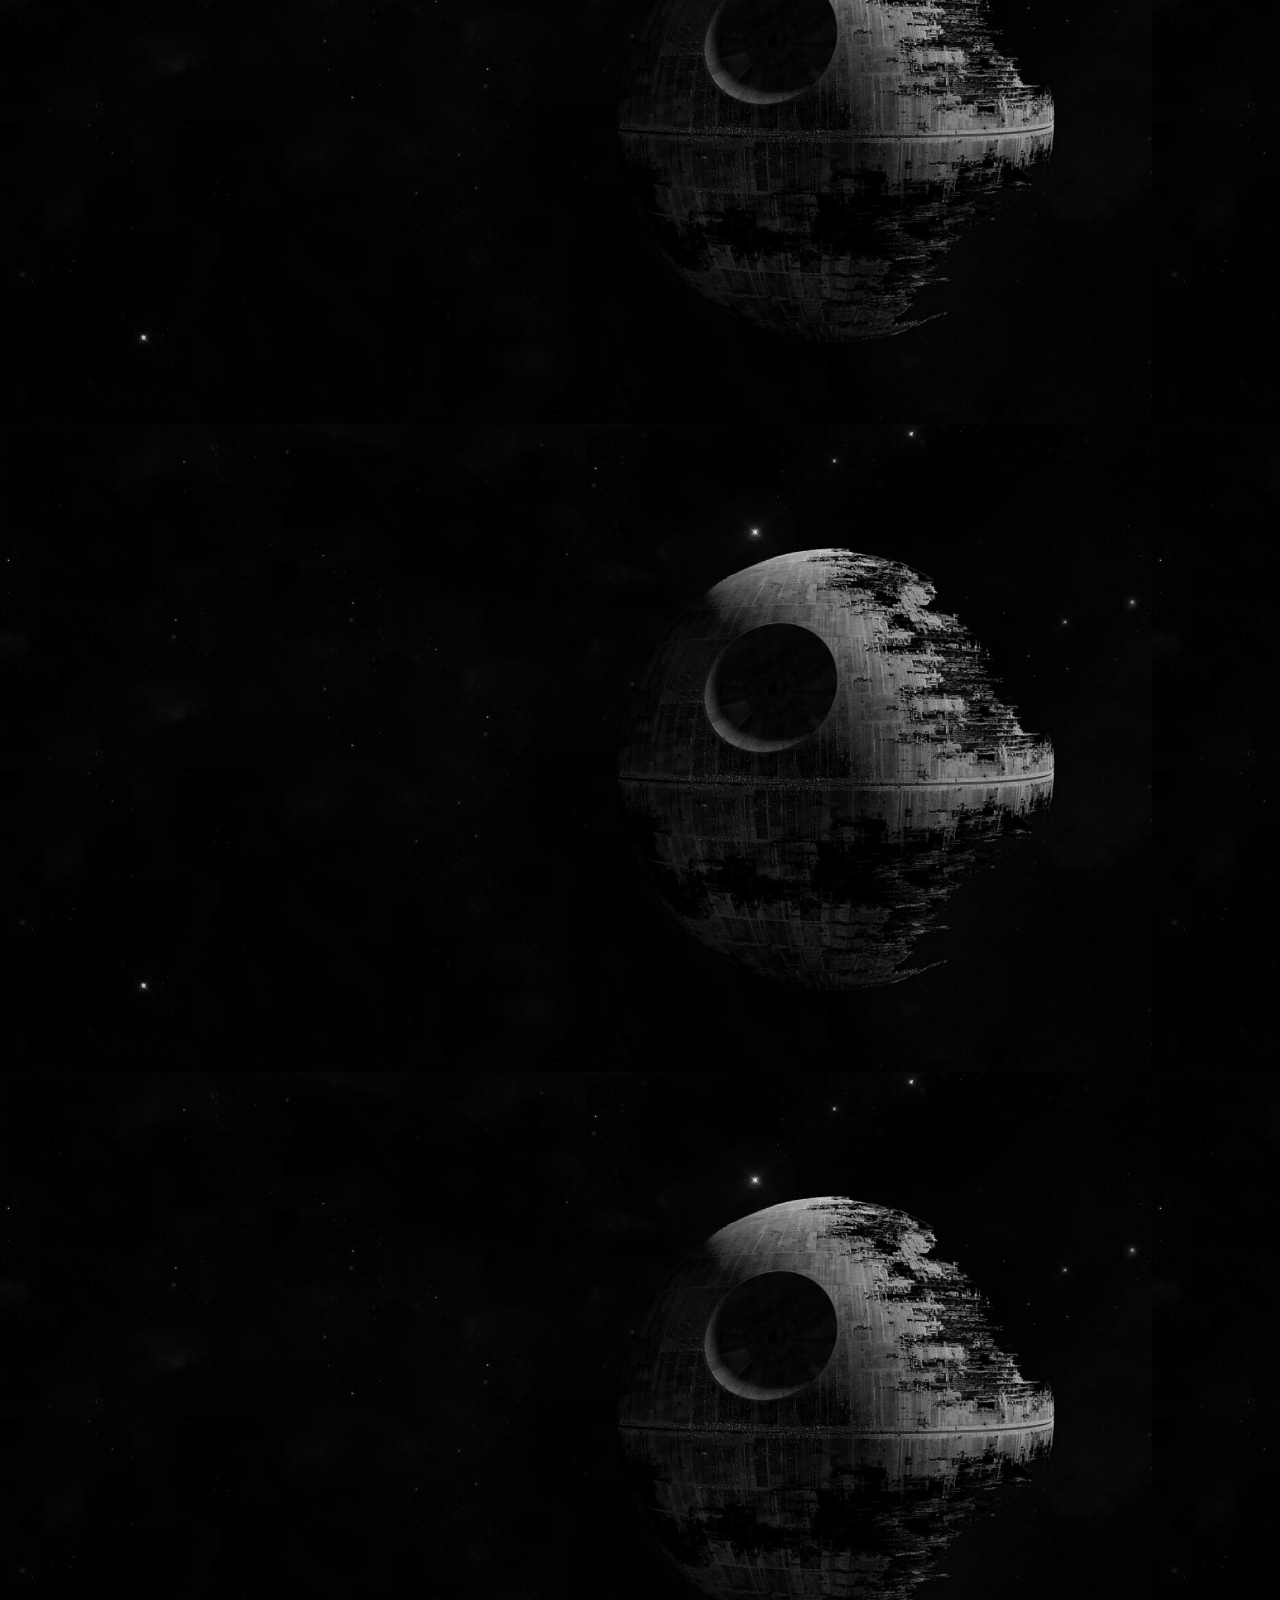
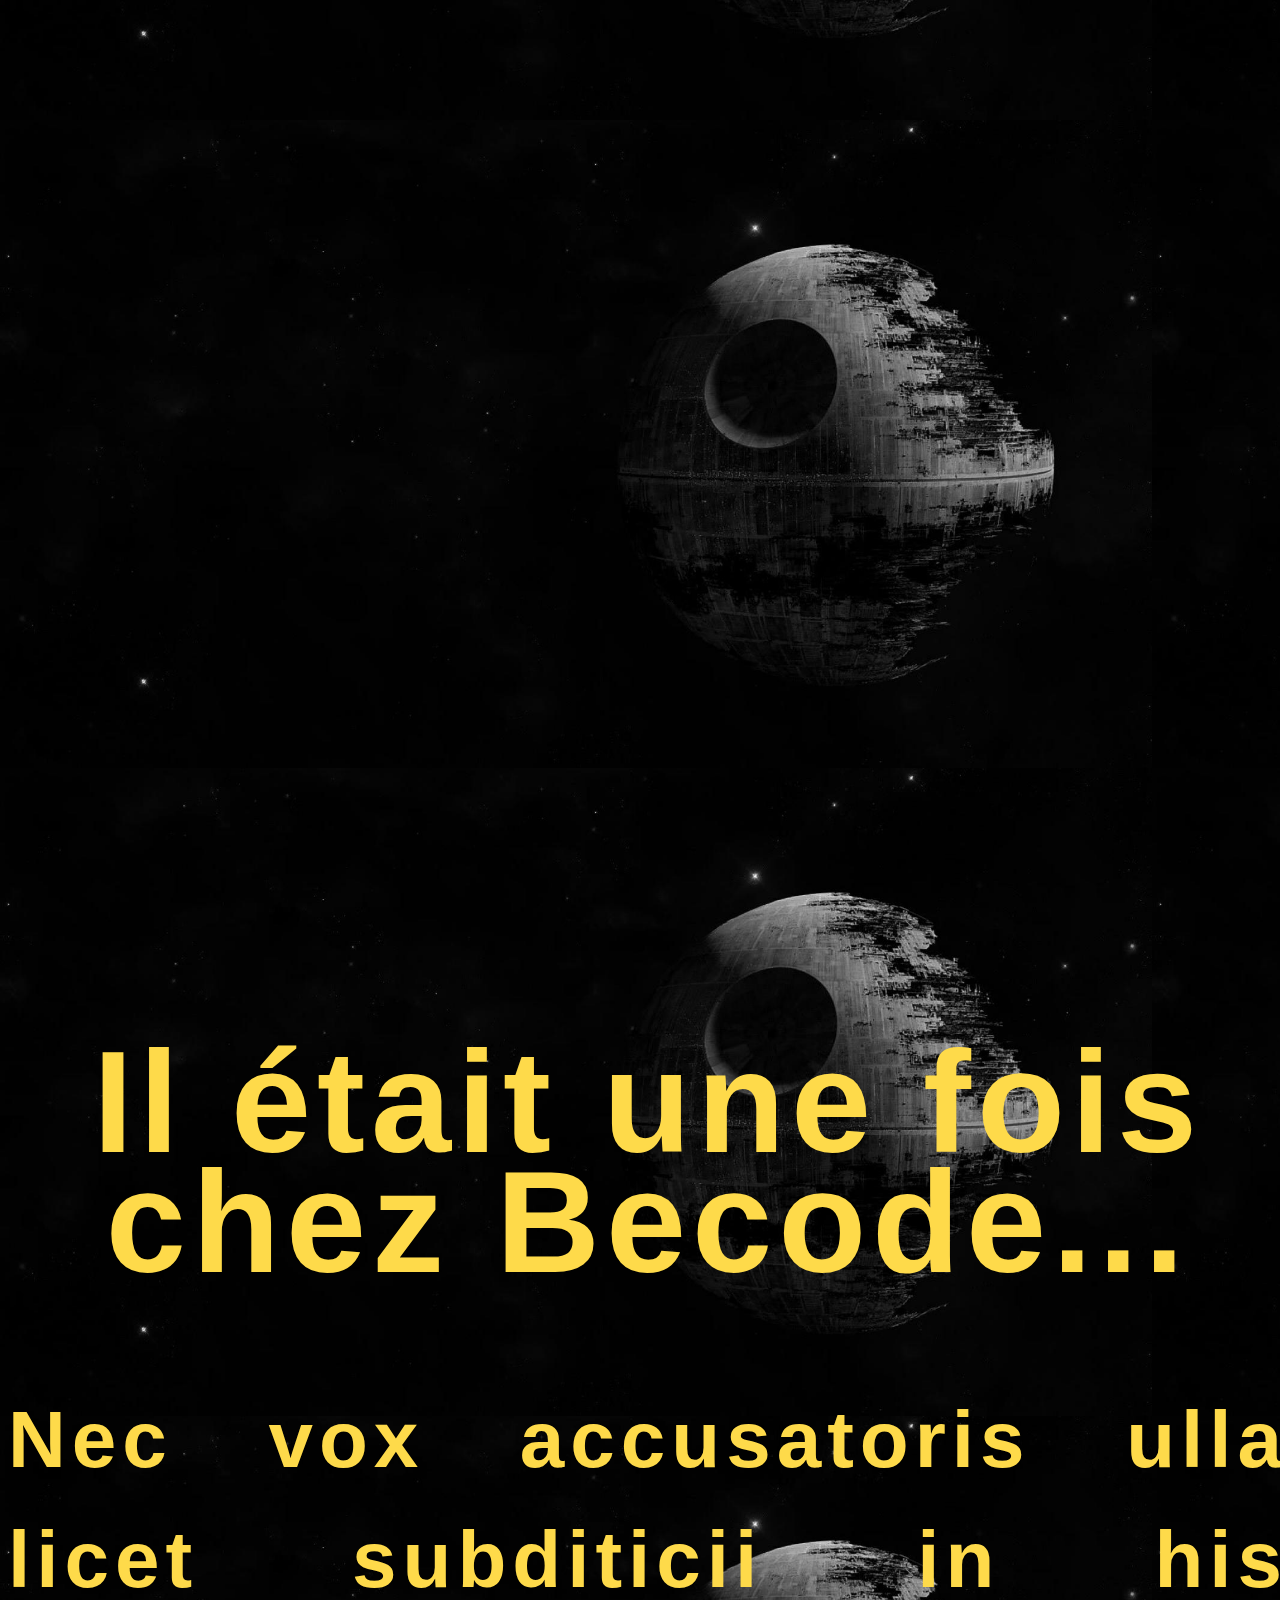
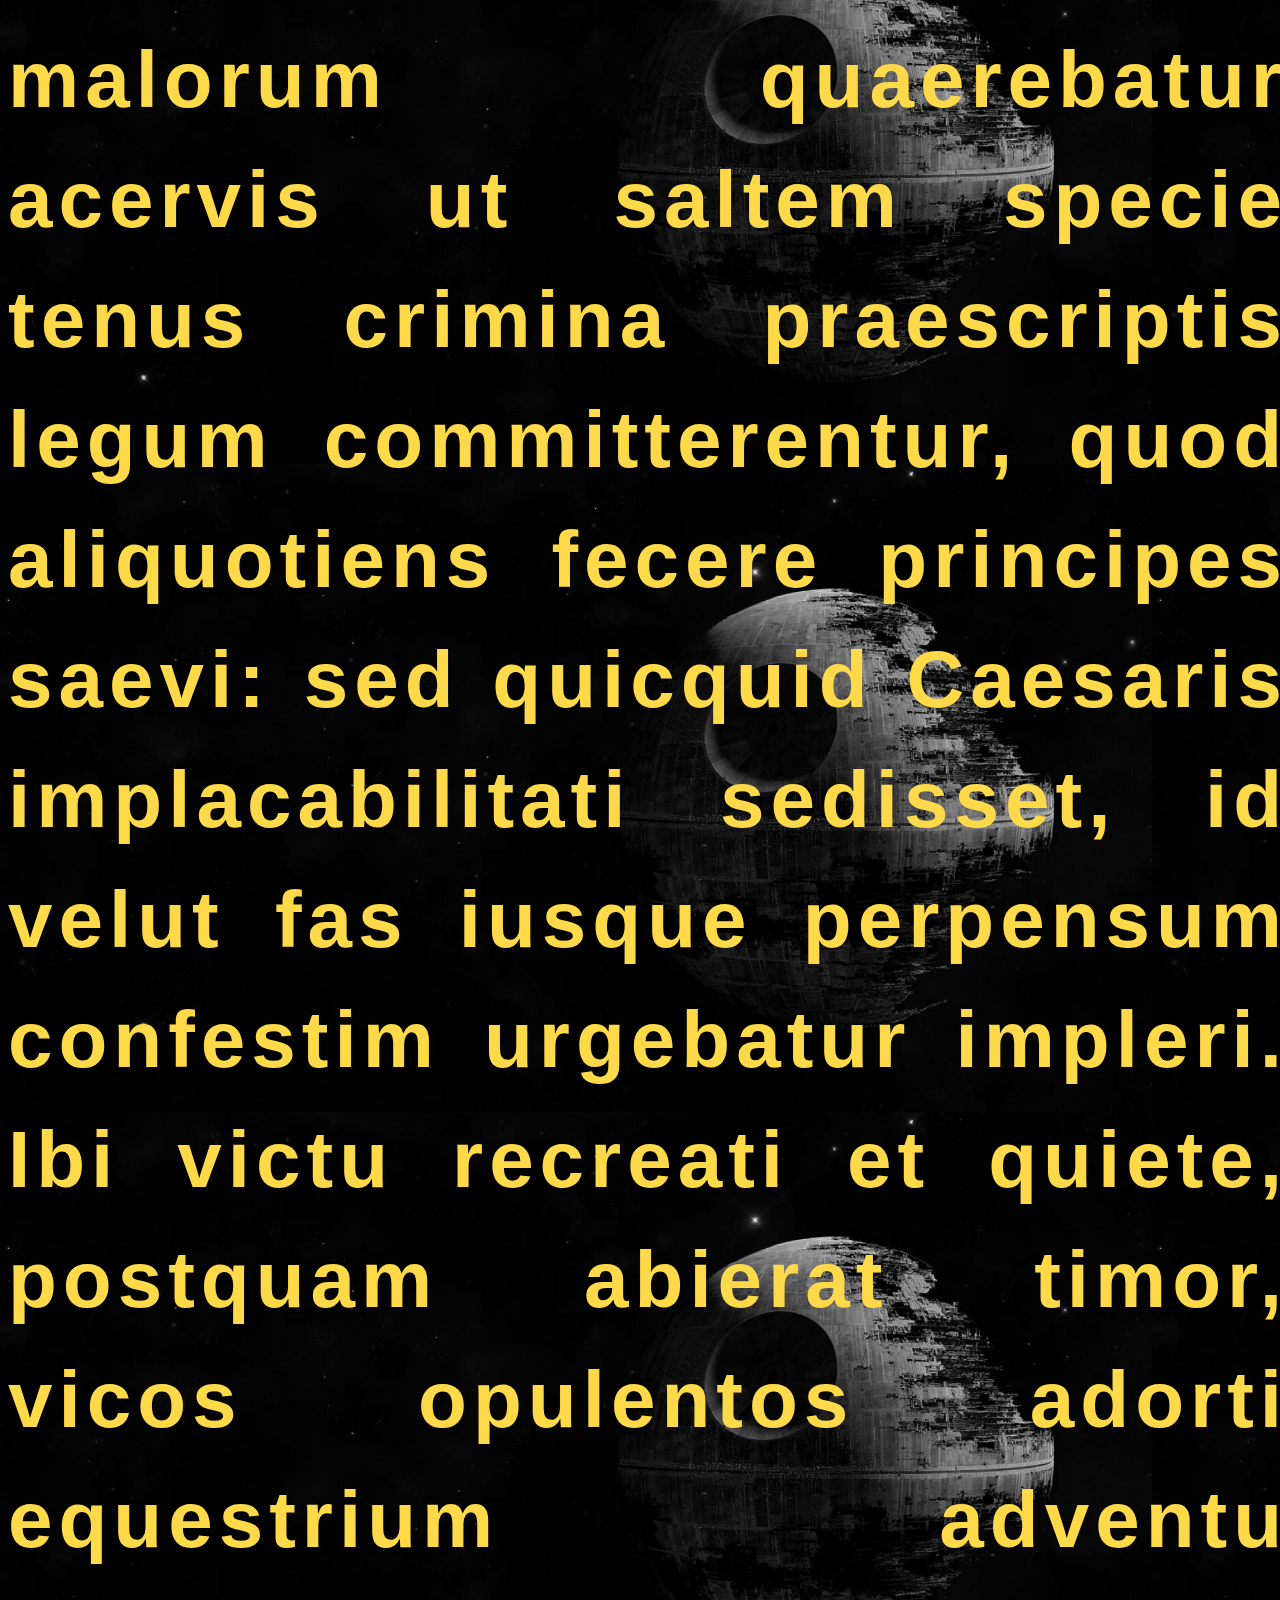
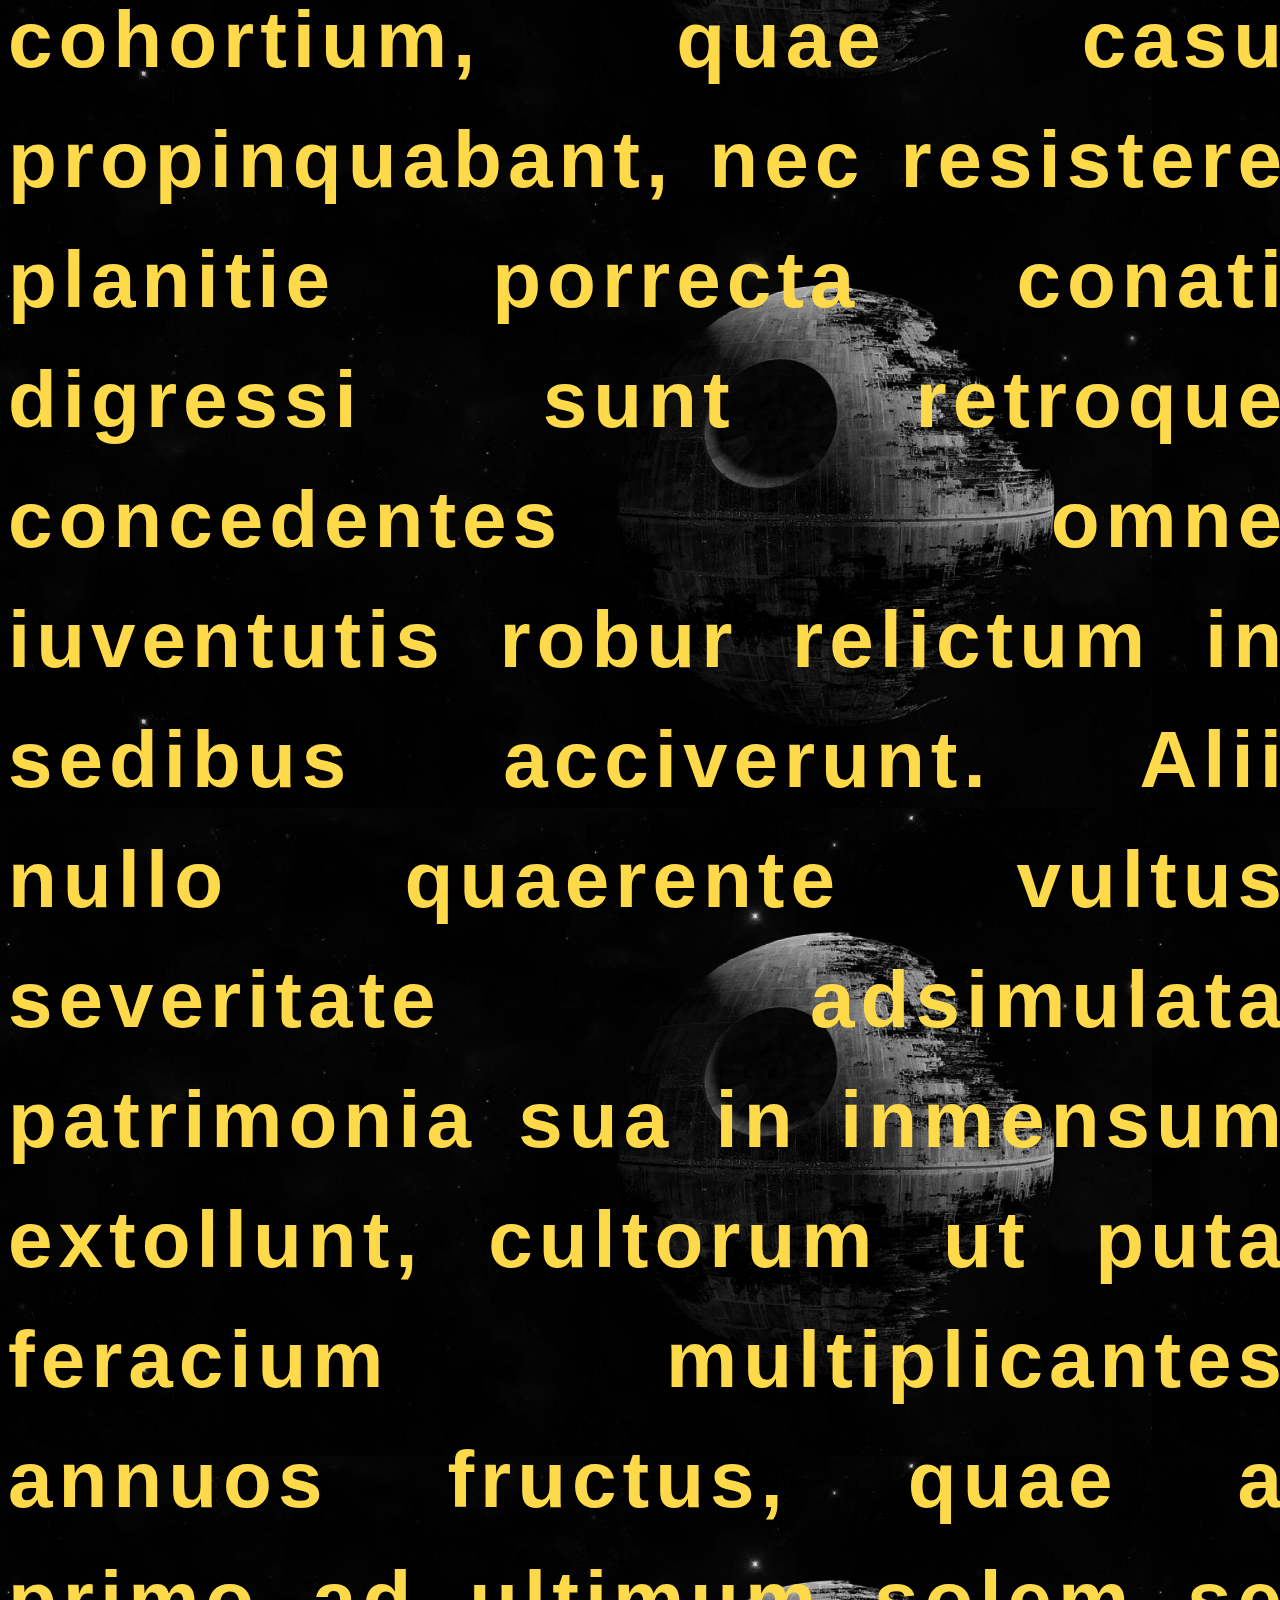
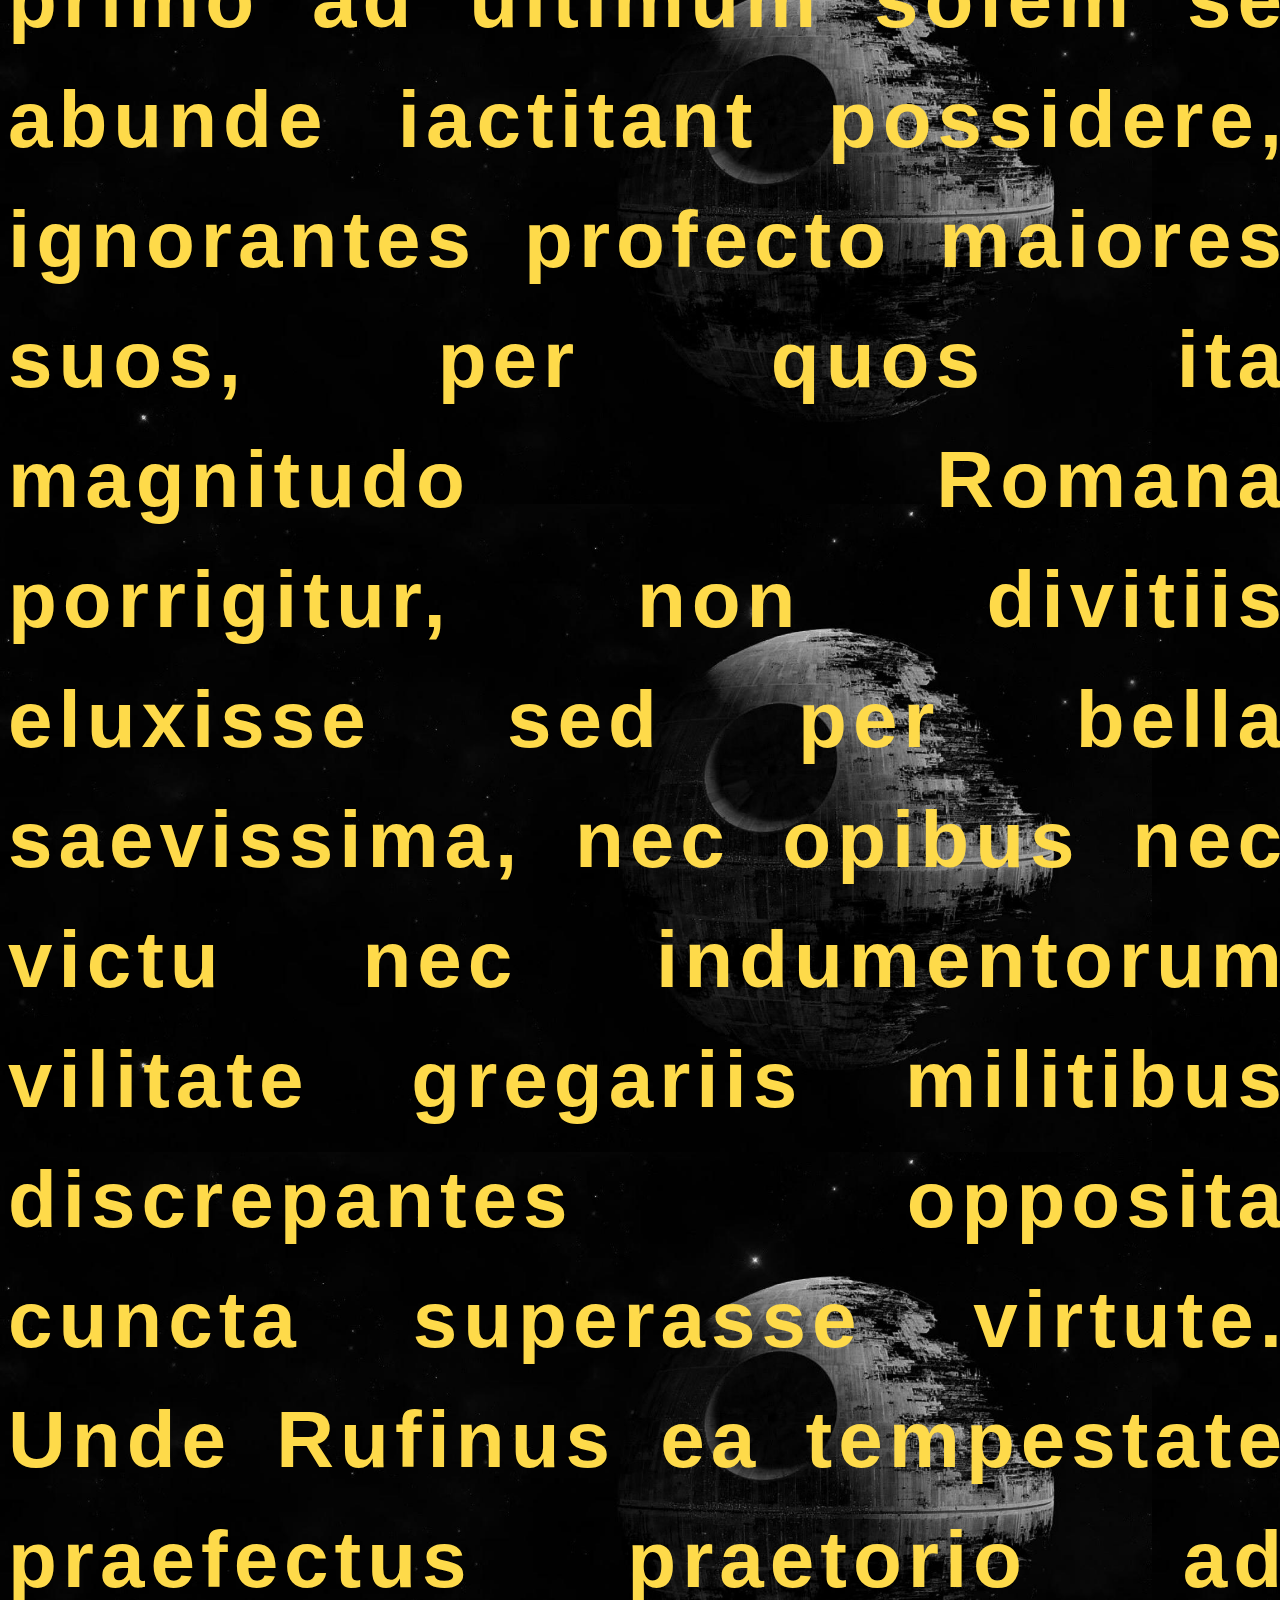
<file: 7-exercice-star-wars.md/index.html>
<!DOCTYPE html>
<html>
  <head>
    <meta charset="utf-8">
    <link type="text/css" rel="stylesheet" href="style.css">
    <title>Star-Wars</title>
  </head>
  <body>
    <div class="son">
        <iframe src="https://www.youtube.com/embed/-bzWSJG93P8?rel=0&autoplay=1&controls=0&showinfo=0"></iframe>
    </div>
    <div class="disparition"></div>
    <section class="star-wars">
      <div class="animation">
        <div class="title">
            <h1>Il était une fois chez Becode...<h1>
        </div>
        <div class="texte">
        Nec vox accusatoris ulla licet subditicii in his malorum
        quaerebatur acervis ut saltem specie tenus crimina
        praescriptis legum committerentur, quod aliquotiens
        fecere principes saevi: sed quicquid Caesaris
        implacabilitati sedisset,
        id velut fas iusque perpensum confestim urgebatur
        impleri.
        Ibi victu recreati et quiete, postquam abierat timor,
        vicos opulentos adorti equestrium adventu cohortium,
        quae casu propinquabant, nec resistere planitie porrecta
        conati digressi sunt retroque concedentes omne iuventutis
        robur relictum in sedibus acciverunt.
        Alii nullo quaerente vultus severitate adsimulata
        patrimonia sua in inmensum extollunt, cultorum ut puta
        feracium multiplicantes annuos fructus, quae a primo ad
        ultimum solem se abunde iactitant possidere, ignorantes
        profecto maiores suos, per quos ita magnitudo Romana
        porrigitur, non divitiis eluxisse sed per bella
        saevissima, nec opibus nec victu nec indumentorum
        vilitate gregariis militibus discrepantes opposita
        cuncta superasse virtute.
        Unde Rufinus ea tempestate praefectus praetorio ad
        discrimen trusus est ultimum. ire enim ipse compellebatur
        ad militem, quem exagitabat inopia simul et feritas, et
        alioqui coalito more in ordinarias dignitates asperum
        semper et saevum, ut satisfaceret atque monstraret, quam
        ob causam annonae convectio sit impedita.
        </div>
      </div>
    </section>
  </body>
</html>
</file>
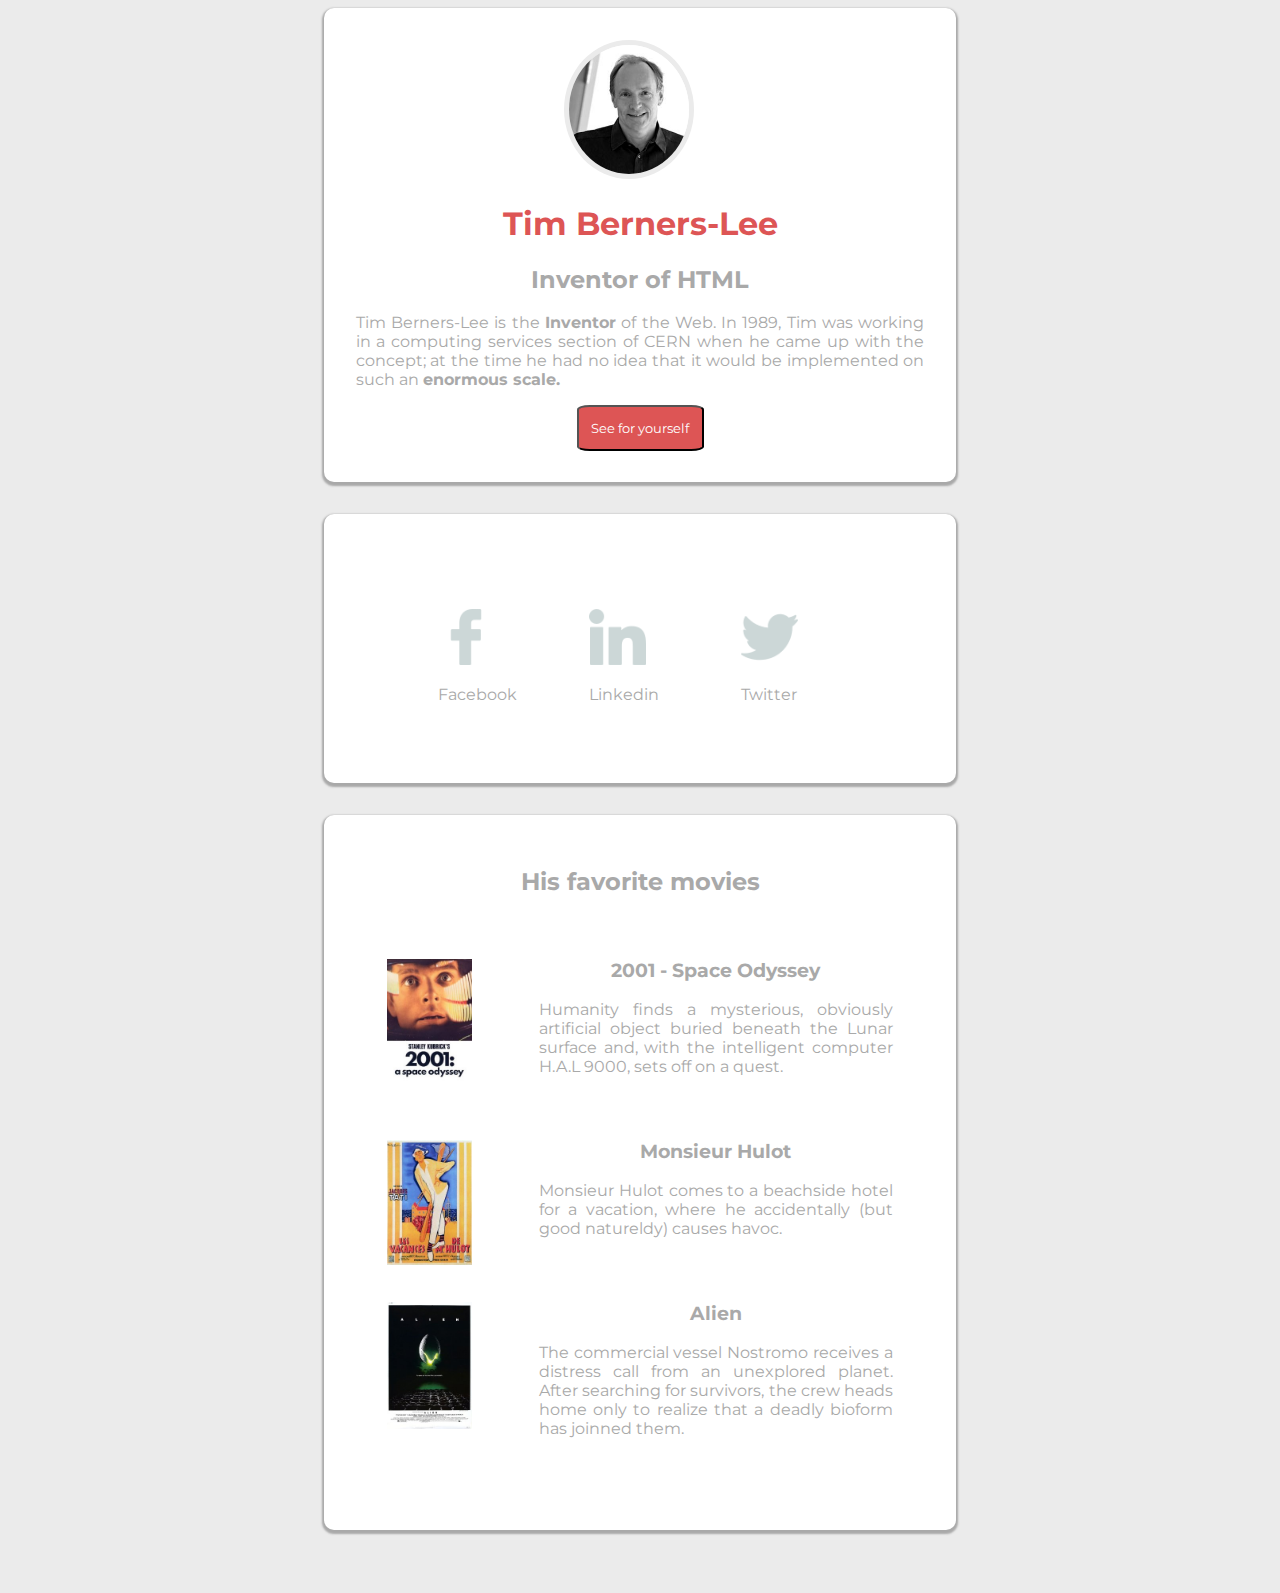
<file: 8-exercice-summary.md 'starting-web-developpment'/index.html>
<!DOCTYPE html>
<html>
  <head>
    <meta charset="utf-8">
    <link rel="stylesheet" href="http://fonts.googleapis.com/css?family=Open+Sans:400,300,700|Montserrat:400,700">
    <meta name="viewport" content="width=device-width, initial-scale=1">
    <title>1-exercice-html-basic.md
    </title>
    <link rel="stylesheet" href="style.css">
  </head>
  <body>
    <div class="main">
    <!-- section intro -->
      <div class="container">
        <img class="imagetim" src="images/tim.jpg"/>
          <div class="nomrouge">
            <h1>Tim Berners-Lee</h1>
          </div>
          <h2>Inventor of HTML</h2>
          <p class="unp">
            Tim Berners-Lee is the <strong>Inventor</strong> of the Web. In 1989, Tim was working in a computing services section of CERN when he came up with the concept; at the time he had no idea that it would be implemented on such an <strong>enormous scale.</strong></p>
            <button><a class="a" href="https://fr.wikipedia.org/wiki/Tim_Berners-Lee" target="_blank">See for yourself</a></button>
      </div>
    <!-- section iconnes -->
      <div class="container">
        <div class="icones">
          <div class="facebook">
            <img src="images/facebook.png"/>
            <a href="https://fr-fr.facebook.com/tim.berners.lee/" target="_blank"><p>Facebook</p></a>
          </div>
          <div class="linkedin">
            <img src="images/linkedin.png"/>
            <a href="https://www.linkedin.com/in/tim-berners-lee-b41808ab?ppe=1" target="_blank"><p>Linkedin</p></a>
          </div>
          <div class="twitter">
            <img src="images/twitter.png"/>
            <a href="https://twitter.com/timberners_lee" target="_blank"><p>Twitter</p></a>
          </div>
        </div>
      </div>
    <!-- section films -->
        <div class="container">

          <h2>His favorite movies</h2>

          <div class="infofilm">
            <div class="imagefilms">
              <a href="https://fr.wikipedia.org/wiki/2001,_l%27Odyss%C3%A9e_de_l%27espace" target="_blank"><img src="images/odissey.png"/></a>
            </div>
            <div class="textefilm">
              <h3>2001 - Space Odyssey</h3>
              <p>Humanity finds a mysterious, obviously artificial object buried beneath the Lunar surface and, with the intelligent computer H.A.L 9000, sets off on a quest.</p>
            </div>
          </div>

          <div class="infofilm">
            <div class="imagefilms">
              <a href="https://fr.wikipedia.org/wiki/Monsieur_Hulot" target="_blank"><img src="images/hulot.png"/></a>
            </div>
            <div class="textefilm">
              <h3>Monsieur Hulot</h3>
              <p>Monsieur Hulot comes to a beachside hotel for a vacation, where he accidentally (but good natureldy) causes havoc.</p>
            </div>
          </div>

          <div class="infofilm">
            <div class="imagefilms">
              <a href="https://fr.wikipedia.org/wiki/Alien_(s%C3%A9rie_de_films)" target="_blank"><img src="images/alien.png"/></a>
            </div>
            <div class="textefilm">
              <h3>Alien</h3>
              <p>The commercial vessel Nostromo receives a distress call from an unexplored planet. After searching for survivors, the crew heads home only to realize that a deadly bioform has joinned them.</p>
              <br/>
              <br/>
              <br/>
              <br/>
            </div>
          </div>

          </div>

   </div>
  </body>
</html>
</file>
<file: 4-exercice-404-html.md '404-Page'/style.css>
body{
	background-color: #F4F2F7;
	overflow-x: hidden;
}

.main {
	width:100%;
	display: block;
    width: 1500px;
    margin: 0 auto;
    margin-top: 5%;
    margin-left: 5%;
}

.titre {
	font-family: Avantgarde, sans-serif;
    font-size: 150px;
    color: #585859;
    text-decoration-line: underline;
    text-decoration: none;
    padding: 0 0 10px 0;
    border-bottom: 2px solid;
    width: 100%;
    text-shadow: -5px 0px #fdfdfd;
    margin-left: 600px;
}

.testimage {
	width: 1500px;
}

.denis {
	height: 450px;
    float: left;
    left: 100px;
    position: absolute;
}

.erreur {
    width: 100%; */
    font-family: Arial Narrow, sans-serif;
    font-size: 130px;
    color: #47444F;
    text-align: center;
    display: inline-block;
    left: 20%;
    top: 400px;
    text-shadow: -5px 0px #fdfdfd;
    margin-left: 180px;
}

.texte {
	width: 100%; */
    font-family: Avantgarde, sans-serif;
    font-size: 30px;
    color: #918D9A;
    display: inline-block;
    left: 60%;
    margin-left: 400px;
}

.bouton {
	width: 15%;
    font-family: Avantgarde, sans-serif;
    font-size: 25px;
    color: #585859;
    left: 80%;
    top: 340px;
    border-radius: 5px;
    text-shadow: 1px 2px #fdfdfd;
    margin-left: 950px;
    text-decoration-style:none;
}

a {
	font-family: Avantgarde, sans-serif;
    font-size: 25px;
	color: #585859;
	text-shadow: 1px 2px #fdfdfd;
	text-decoration: none;
}
</file>
<file: 7-exercice-star-wars.md 'Star-Wars-Crawl'/style.css>
/* Pour fixer le body sans avoir de scroll*/
body {
  width: 100%;
  height: 100%;
  background: url('images/background.jpg');
  background-size: 90%;
  overflow: hidden;
}

.logo img {
  width: 17%;
}
/*Pour faire disparaitre le lecteur*/
.son {
  display: none;
}
/*Pour faire un effet de transparence*/
.disparition {
  position: relative;
  width: 100%;
  min-height: 60vh; /*propriété pour passer sous la bar de transparence*/
  top: -25px;
  background-image: linear-gradient(0deg, transparent, black 75%);
  z-index: 1; /* position dans la "pile" (cf vue 3D) */
}
/*Propriété du texte*/
.star-wars {
  display: flex;
  justify-content: center;
  position: relative;
  height: 800px;
  color: #feda4a;
  font-family: 'Pathway Gothic One', sans-serif;
  font-size: 500%;
  font-weight: 600;
  letter-spacing: 6px;
  line-height: 150%;
  perspective: 400px;
  text-align: justify;
}
/*Proprité pour le texte en oblique*/
.animation {
  position: relative;
  top: 9999px;
  transform-origin: 50% 100%;
  animation: defilement 60s linear infinite; /* Application de l'animation 'défilement' d'une durée de x secondes */
}
/*Propriété du titre*/
.animation > .title {
  font-size: 90%;
  text-align: center;
}

/*Animation*/
@keyframes defilement {
  /*KeyFrame de debut*/
  0% {
    top: 0; /* position de départ */
    transform: rotateX(20deg)  translateZ(0); /*effet oblique appliqué au texte au départ*/
  }
  100% {
    top: -6000px; /* poition d'arrivée */
    transform: rotateX(25deg) translateZ(-2500px); /*effet oblique appliqué au texte à l'arrivée*/
  }
}
</file>
<file: 7-exercice-star-wars.md/style.css>
/* Pour fixer le body sans avoir de scroll*/
body {
  width: 100%;
  height: 100%;
  background: url('images/background.jpg');
  background-size: 90%;
  overflow: hidden;
}
/*Pour faire disparaitre le lecteur*/
.son {
  display: none;
}
/*Pour faire un effet de transparence*/
.disparition {
  position: relative;
  width: 100%;
  min-height: 60vh; /*propriété pour passer sous la bar de transparence*/
  top: -25px;
  background-image: linear-gradient(0deg, transparent, black 75%);
  z-index: 1; /* position dans la "pile" (cf vue 3D) */
}
/*Propriété du texte*/
.star-wars {
  display: flex;
  justify-content: center;
  position: relative;
  height: 800px;
  color: #feda4a;
  font-family: 'Pathway Gothic One', sans-serif;
  font-size: 500%;
  font-weight: 600;
  letter-spacing: 6px;
  line-height: 150%;
  perspective: 400px;
  text-align: justify;
}
/*Proprité pour le texte en oblique*/
.animation {
  position: relative;
  top: 9999px;
  transform-origin: 50% 100%;
  animation: defilement 60s linear infinite; /* Application de l'animation 'défilement' d'une durée de x secondes */
}
/*Propriété du titre*/
.animation > .title {
  font-size: 90%;
  text-align: center;
}

/*Animation*/
@keyframes defilement {
  /*KeyFrame de debut*/
  0% {
    top: 0; /* position de départ */
    transform: rotateX(20deg)  translateZ(0); /*effet oblique appliqué au texte au départ*/
  }
  100% {
    top: -6000px; /* poition d'arrivée */
    transform: rotateX(25deg) translateZ(-2500px); /*effet oblique appliqué au texte à l'arrivée*/
  }
}
</file>
<file: 8-exercice-summary.md 'starting-web-developpment'/style.css>
body {
	background-color: #EBEBEB;
	/*font-family: Open-sans, Montserrat;*/
}

img {
	width: 56%;
    text-align: center;

}

.nomrouge h1{
	color: #DD5555;
}

.imagetim {
	width: 19%;
    background-position: center center;
    margin-left: 38%;
    border-radius: 50%;
    border: 5px solid #EBEBEB;

}

.a {
	text-decoration: none;
	color:white;
	font-family: Open-sans, Montserrat;
}

a {
	text-decoration: none;
	color:darkgrey;
	font-family: Open-sans, Montserrat;
}

button {
	background-color: #DD5555;
    margin-left: 40%;
    margin-bottom: 5%;
    padding-left: 2%;
    padding-right: 2%;
    padding-bottom: 2%;
    padding-top: 2%;
    color: white;
    border-radius: 10%;

}

.unp {
	padding-right: 5%;
	padding-left: 5%;
}

p {
	color:darkgrey;
	font-family: Open-sans, Montserrat;
	text-align: justify;
}

h1 {
	text-align: center;
	font-family: Open-sans, Montserrat;
	color: darkgrey;
}

h2 {
	text-align: center;
	font-family: Open-sans, Montserrat;
	color: darkgrey;
}

h3 {
	text-align: center;
	font-family: Open-sans, Montserrat;
	color: darkgrey;
}

.infofilm {
	margin: 10%;
    /*margin-bottom: 15%;*/
    font-family: Open-sans, Montserrat;
    color: darkgrey;
}

.imagefilms {
	float: left;
	width: 30%;
}

.textefilm {
	text-align: justify;
	font-family: Open-sans, Montserrat;
	color: darkgrey;
}

.icones {
    padding: 10%;
    display: inline-flex;
    color: #EBEBEB;
}

.facebook {
	margin-left: 10%;
}

.linkedin {
	margin-left: 10%;
}

.twitter {
	margin-left: 10%;
    margin-right: 10%;

}

.main {
	width : 50%;
	margin: auto;

}

.container {
	background-color: white;
    width: 100%;
    margin-bottom: 5%;
    padding-top: 5%;
    box-shadow: 0px 2px 2px 2px darkgrey;
    border-radius: 10px;

}
</file>
